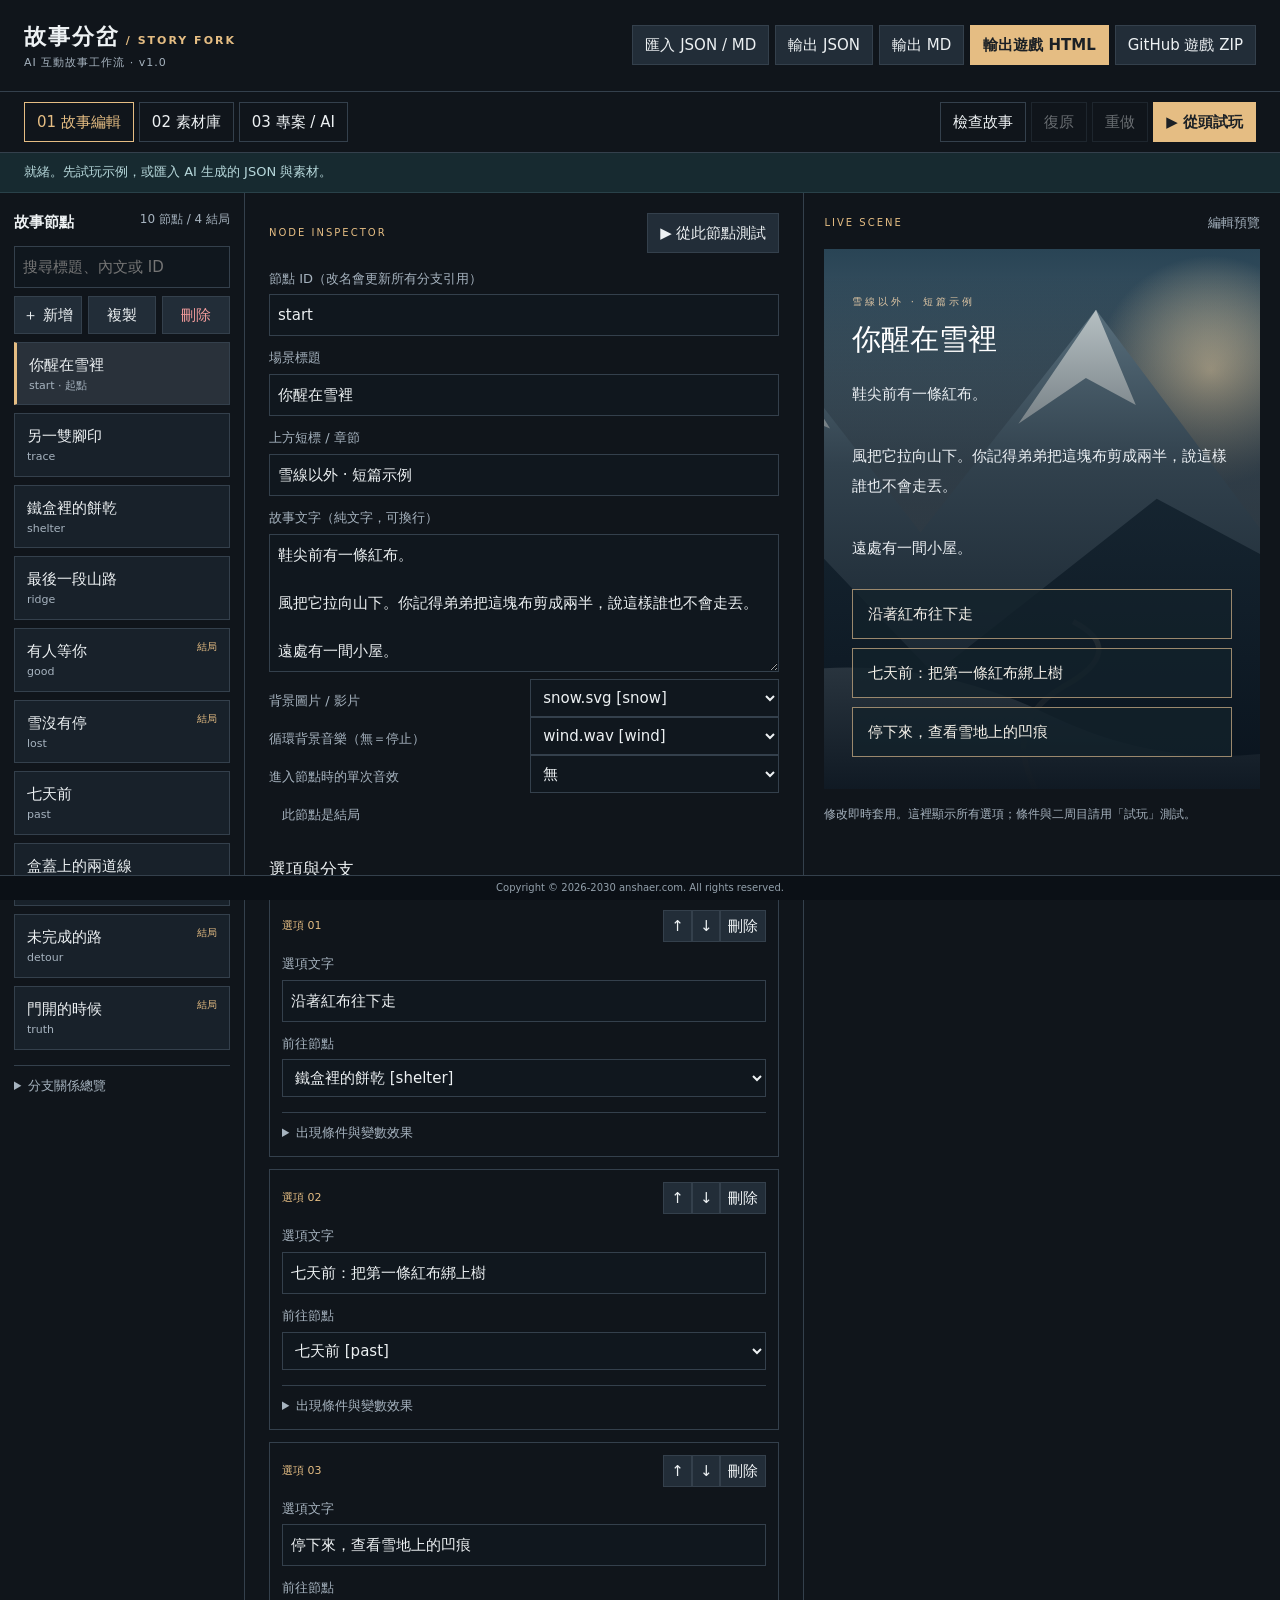
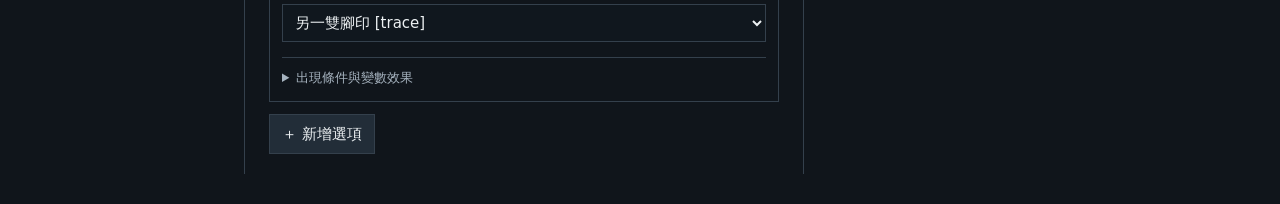
<file: index.html>
<!doctype html><html lang="zh-Hant"><head><meta charset="utf-8"><meta name="viewport" content="width=device-width,initial-scale=1"><title>故事分岔 · AI 互動故事編輯器</title><meta name="description" content="離線優先的多結局故事編輯器：JSON、MD、圖片、影片與音樂，輸出獨立網頁遊戲。"><link rel="stylesheet" href="style.css"></head><body>
<header><div class="brand"><b>故事分岔<span> / STORY FORK</span></b><small>AI 互動故事工作流 · v1.0</small></div><div class="tools"><button id="import">匯入 JSON / MD</button><button id="exportJson">輸出 JSON</button><button id="exportMd">輸出 MD</button><button id="exportGame" class="accent">輸出遊戲 HTML</button><button id="exportZip">GitHub 遊戲 ZIP</button></div></header>
<nav><div><button data-tab="story" class="active">01 故事編輯</button><button data-tab="assets">02 素材庫</button><button data-tab="settings">03 專案 / AI</button></div><div><button id="validate">檢查故事</button><button id="undo" title="復原最近一次變更">復原</button><button id="redo">重做</button><button id="play" class="accent">▶ 從頭試玩</button></div></nav>
<div id="notice" role="status">就緒。先試玩示例，或匯入 AI 生成的 JSON 與素材。</div>
<main id="storyTab" class="tab"><aside><div class="sidehead"><b>故事節點</b><span id="counts"></span></div><input id="search" placeholder="搜尋標題、內文或 ID"><div class="row"><button id="addNode">＋ 新增</button><button id="duplicateNode">複製</button><button id="deleteNode" class="danger">刪除</button></div><div id="nodeList"></div><details><summary>分支關係總覽</summary><div id="graph"></div></details></aside><section class="inspector"><div class="sectiontitle"><span>NODE INSPECTOR</span><button id="playNode">▶ 從此節點測試</button></div><div id="nodeForm"></div></section><section class="previewPanel"><div class="sectiontitle"><span>LIVE SCENE</span><small>編輯預覽</small></div><div id="scenePreview"></div><div class="hint">修改即時套用。這裡顯示所有選項；條件與二周目請用「試玩」測試。</div></section></main>
<main id="assetsTab" class="tab hidden"><section class="wide"><div class="sectiontitle"><div><h1>素材庫</h1><p>以固定素材 ID 連接故事。替換檔案時，所有引用會一起更新。</p></div><div><button id="uploadAssets" class="accent">＋ 匯入圖片 / 影片 / 音樂</button><button id="addUrl">＋ 素材網址</button></div></div><p class="hint">批次載入時，會優先對應相同檔名的素材。可選取多個檔案，也可直接拖曳到本頁。JSON 可攜版會內嵌已載入素材；大型影片建議改用 ZIP。</p><div id="assetList"></div></section></main>
<main id="settingsTab" class="tab hidden"><section class="wide settings"><div><h1>專案設定</h1><div id="settingsForm"></div><button id="resetDemo">重新載入示例</button><button id="newProject">建立空白故事</button></div><div><h1>AI 工作流</h1><ol><li>輸出「AI 生成 MD」，交給你使用的 AI。</li><li>讓 AI 按格式輸出 JSON 與素材清單，另行生成素材。</li><li>匯入 JSON / MD，再批次匯入素材。</li><li>改文字、分支、條件、結局與音樂，試玩檢查。</li><li>輸出遊戲 HTML 或 GitHub 遊戲 ZIP。</li></ol><button id="aiMd" class="accent">下載 AI 生成 MD</button><button id="revisionMd">下載 AI 修改 MD</button><h2>草稿保存</h2><p class="hint">小型專案會自動存於本瀏覽器。容量不足時會提示；請用 JSON / MD 另存。清除瀏覽器資料、無痕模式或更換網址可能遺失本機草稿。</p><button id="saveDraft">立即保存草稿</button><button id="restoreDraft">還原草稿</button><h2>格式與範例</h2><p><a href="README.md" target="_blank">使用說明</a> · <a href="schema.json" download>JSON Schema</a> · <a href="sample.json" download>示例 JSON</a></p><p class="hint">不需要 API 金鑰，也不會把素材送到任何 AI。故事文字以純文字顯示，不執行匯入的 HTML 或程式碼。</p></div></section></main>
<dialog id="playerDialog"><div class="playerTop"><b id="playerTitle"></b><div><button id="mute">音樂：開</button><button id="restart">新一輪</button><button id="clearProgress">清除試玩紀錄</button><button id="closePlayer">關閉</button></div></div><div id="playerMount"></div></dialog>
<dialog id="reportDialog"><h2>故事檢查</h2><pre id="report"></pre><button id="closeReport">關閉</button></dialog>
<input type="file" id="projectFile" accept=".json,.md,.txt" hidden><input type="file" id="mediaFiles" accept="image/*,video/*,audio/*" multiple hidden><input type="file" id="replaceFile" accept="image/*,video/*,audio/*" hidden>
<footer>Copyright © 2026-2030 anshaer.com. All rights reserved.</footer><script src="engine.js"></script><script src="demo.js"></script><script src="workflow.js"></script><script src="app.js"></script></body></html>
</file>
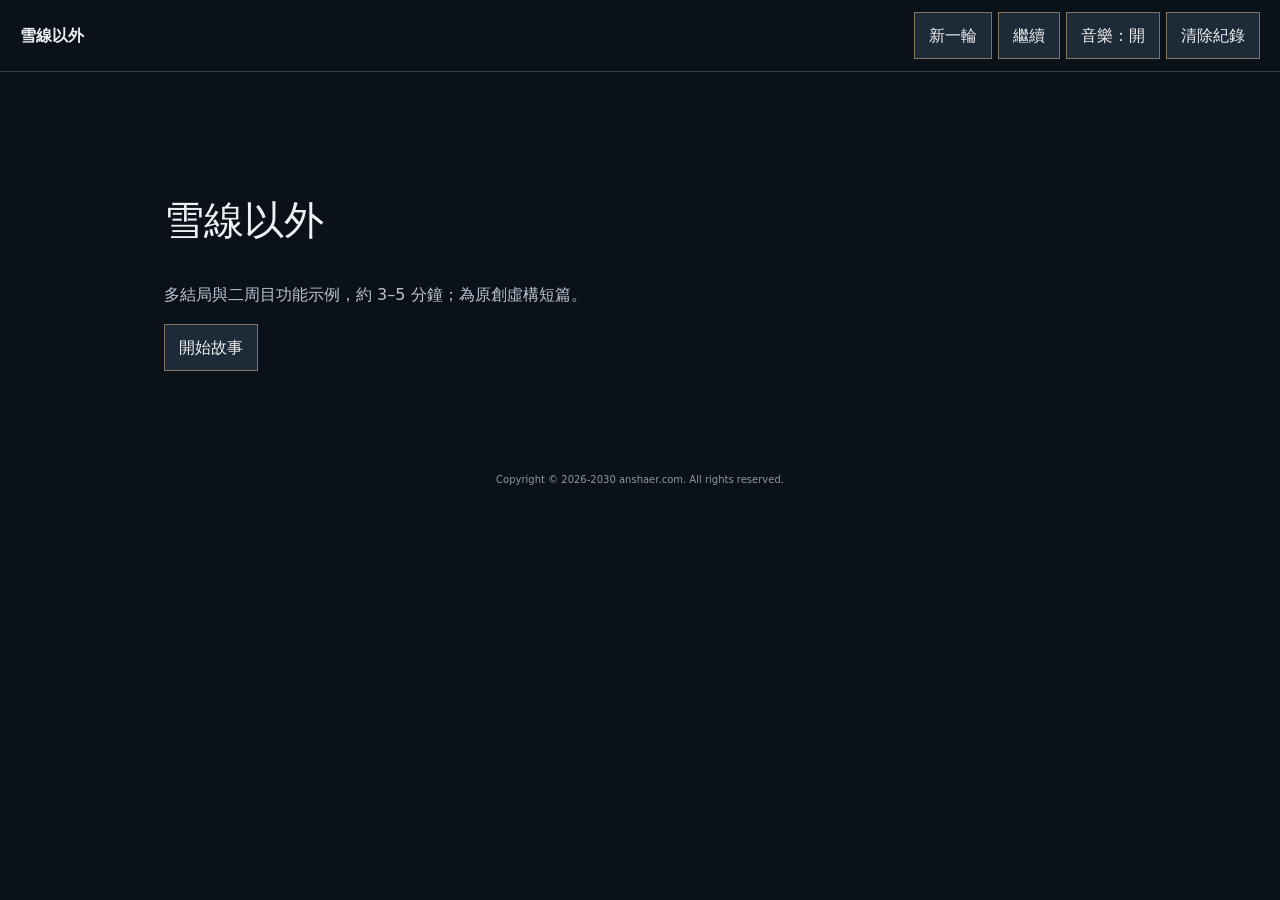
<file: demo-game.html>
<!doctype html><html lang="zh-Hant"><head><meta charset="utf-8"><meta name="viewport" content="width=device-width,initial-scale=1"><title>雪線以外</title><meta name="description" content="多結局與二周目功能示例，約 3–5 分鐘；為原創虛構短篇。"><style>:root{color-scheme:dark}*{box-sizing:border-box}body{margin:0;background:#0b1119;color:#edf1f4;font:16px/1.7 system-ui,sans-serif}header{display:flex;justify-content:space-between;align-items:center;gap:10px;padding:12px 20px;border-bottom:1px solid #34404c}header div{display:flex;gap:6px;flex-wrap:wrap}button{font:inherit;color:#eee;background:#1d2b38;border:1px solid #81755f;padding:9px 14px;cursor:pointer}button:hover{color:#e5bd83;border-color:#e5bd83}button:disabled{opacity:.4;cursor:default}main{max-width:1000px;margin:auto}h1{font:500 40px/1.3 Georgia,serif}.intro{padding:10vh 24px}.intro p{white-space:pre-wrap;color:#b9c6d2}.scene{isolation:isolate;position:relative;overflow:hidden;min-height:76dvh;display:flex;flex-direction:column;justify-content:flex-end;background:radial-gradient(ellipse at 70% 15%,#395363,#182b38 40%,#0b1019)}.sceneMedia{position:absolute;inset:0;width:100%;height:100%;object-fit:cover;z-index:-2}.scene:after{content:'';position:absolute;inset:0;background:linear-gradient(transparent,#08111b88 35%,#08111bf5);z-index:-1;pointer-events:none}.sceneBody{padding:45px 32px}.sceneKicker{font-size:11px;letter-spacing:3px;color:#e5bd83}.scene h2{font:500 32px/1.4 Georgia,serif;margin:12px 0 25px}.sceneText{white-space:pre-wrap;line-height:2.15;max-width:750px}.sceneChoices{display:grid;gap:10px;margin-top:30px;max-width:750px}.sceneChoices button{text-align:left;background:#14222bd9;padding:14px 18px}.sceneChoices button:hover{background:#e5bd83;color:#15202b}.sceneError{padding:10px 20px;background:#573538}.endLabel,.hint{color:#b6c4cf;font-size:12px}.playerActions{display:flex;align-items:center;flex-wrap:wrap;gap:8px;padding:15px}.playerActions button{font-size:12px}footer{text-align:center;color:#8a99a8;font-size:10px;padding:10px}#status{color:#e9bf90;font-size:12px;padding:0 20px} @media(max-width:600px){header{align-items:flex-start;flex-direction:column}.sceneBody{padding:30px 22px}.scene h2{font-size:26px}.sceneText{font-size:16px}.sceneChoices button{font-size:16px}.scene{min-height:75dvh}}</style></head><body><header><b id="title"></b><div><button id="new">新一輪</button><button id="resume">繼續</button><button id="mute">音樂：開</button><button id="reset">清除紀錄</button></div></header><div id="status" role="status"></div><main id="mount"></main><footer>Copyright © 2026-2030 anshaer.com. All rights reserved.</footer><script type="application/json" id="story-data">{"version":1,"id":"beyond-snow-demo","title":"雪線以外","description":"多結局與二周目功能示例，約 3–5 分鐘；為原創虛構短篇。","author":"anshaer.com","start":"start","variables":{"warmth":1,"trace":false},"assets":[{"id":"snow","name":"snow.svg","type":"image","src":"assets/snow.svg","data":"[data-uri]"},{"id":"wind","name":"wind.wav","type":"audio","src":"assets/wind.wav","data":"[data-uri]"}],"nodes":[{"id":"start","title":"你醒在雪裡","caption":"雪線以外 · 短篇示例","text":"鞋尖前有一條紅布。\n\n風把它拉向山下。你記得弟弟把這塊布剪成兩半，說這樣誰也不會走丟。\n\n遠處有一間小屋。","background":"snow","music":"wind","sound":"","choices":[{"text":"沿著紅布往下走","target":"shelter","conditions":[{"key":"ending.good","op":"==","value":false}],"effects":{}},{"text":"七天前：把第一條紅布綁上樹","target":"past","conditions":[{"key":"ending.good","op":"==","value":true}],"effects":{}},{"text":"停下來，查看雪地上的凹痕","target":"trace","conditions":[],"effects":{"set":{"trace":true}}}]},{"id":"trace","title":"另一雙腳印","caption":"雪線以外 · 短篇示例","text":"較小的腳印繞到背風處，又折回原地。\n\n旁邊有個長方形的凹痕，像有人曾把鐵盒放在這裡，拿起來，再放下。","background":"snow","music":"wind","sound":"","choices":[{"text":"記住這個地方，繼續走","target":"shelter","conditions":[],"effects":{"add":{"warmth":-1}}}]},{"id":"shelter","title":"鐵盒裡的餅乾","caption":"雪線以外 · 短篇示例","text":"盒蓋上刻著兩道歪斜的線。弟弟總是這樣記數。\n\n裡面只剩一塊餅乾。你把手放進口袋，指尖已經沒有感覺。","background":"snow","music":"wind","sound":"","choices":[{"text":"吃掉餅乾","target":"ridge","conditions":[],"effects":{"add":{"warmth":2}}},{"text":"留給弟弟","target":"ridge","conditions":[],"effects":{"add":{"warmth":-2}}}]},{"id":"ridge","title":"最後一段山路","caption":"雪線以外 · 短篇示例","text":"屋頂出現在樹梢下面。\n\n你試著叫弟弟的名字，只有一口白霧離開嘴唇。","background":"snow","music":"wind","sound":"","choices":[{"text":"繼續走","target":"good","conditions":[{"key":"warmth","op":">=","value":0}],"effects":{}},{"text":"坐下來，等風小一點","target":"lost","conditions":[{"key":"warmth","op":"\u003c","value":0}],"effects":{}},{"text":"循著先前記住的腳印繞進樹林","target":"good","conditions":[{"key":"trace","op":"==","value":true}],"effects":{}}]},{"id":"good","title":"有人等你","caption":"雪線以外 · 短篇示例","text":"你推開門。\n\n弟弟坐在爐邊，穿著袖口被你縫短的外套。你從背後抱住他，把額頭靠上他的肩。\n\n這次，換你替他暖手。","background":"snow","music":"wind","sound":"","choices":[],"ending":{"id":"good","name":"好結局 · 抵達"}},{"id":"lost","title":"雪沒有停","caption":"雪線以外 · 短篇示例","text":"你把餅乾收好。\n\n等弟弟找來，就告訴他，自己只是坐了一會兒。\n\n你一直看著那間小屋，直到雪把屋頂蓋住。","background":"snow","music":"wind","sound":"","choices":[],"ending":{"id":"lost","name":"壞結局 · 等待"}},{"id":"past","title":"七天前","caption":"雪線以外 · 短篇示例","text":"你是弟弟。\n\n姐姐躺在雪洞裡，眼睛睜著，卻沒有認出你。\n\n你把紅布綁上樹枝，試著從她躺著的高度看過去。還不夠低。你解開，重新綁了一次。","background":"snow","music":"wind","sound":"","choices":[{"text":"把餅乾放進鐵盒","target":"box","conditions":[],"effects":{}},{"text":"留一點給自己，再替她找近路","target":"detour","conditions":[],"effects":{}}]},{"id":"box","title":"盒蓋上的兩道線","caption":"雪線以外 · 短篇示例","text":"你原本準備再刻一道。\n\n刀尖抵著鐵皮，手卻一直發抖。你把最後一塊餅乾放進去，讓盒蓋朝著她會來的方向。","background":"snow","music":"wind","sound":"","choices":[{"text":"先到小屋生火","target":"truth","conditions":[],"effects":{}}]},{"id":"detour","title":"未完成的路","caption":"雪線以外 · 短篇示例","text":"你帶著餅乾走進樹林，試著找一條姐姐也能走的路。\n\n雪崩來得很輕，像有人抖開一張床單。\n\n你的腳印停在原地。","background":"snow","music":"wind","sound":"","choices":[],"ending":{"id":"detour","name":"壞結局 · 近路"}},{"id":"truth","title":"門開的時候","caption":"雪線以外 · 短篇示例","text":"你坐在爐邊，火柴放在膝上。\n\n最後一根也濕了。\n\n很久以後，門終於開了。姐姐抱住你，從口袋拿出捨不得吃的餅乾。\n\n她把它掰成兩半。較大的那塊，放進你手裡。","background":"snow","music":"wind","sound":"","choices":[],"ending":{"id":"truth","name":"真結局 · 留給你"}}]}</script><script>(function bootstrap(root){'use strict';
const clone=x=>JSON.parse(JSON.stringify(x)), own=(o,k)=>Object.prototype.hasOwnProperty.call(o,k), scalar=x=>['string','boolean'].includes(typeof x)||(typeof x==='number'&&Number.isFinite(x));
const validKey=k=>typeof k==='string'&&/^[A-Za-z][A-Za-z0-9_-]*$/.test(k)&&!['constructor','prototype','__proto__'].includes(k);
function el(tag,cls,text){const x=document.createElement(tag);if(cls)x.className=cls;if(text!==undefined)x.textContent=text;return x;}
function source(p,id){const a=(p.assets||[]).find(a=>a.id===id);return a?(a.data||a.src||''):'';}
function safeSrc(s){return typeof s==='string'&&(/^(https?:\/\/|data:(image|audio|video)\/)/i.test(s)||(!/^[a-z][a-z0-9+.-]*:/i.test(s)&&!s.startsWith('//')&&!s.includes('\\')));}
function validate(p){const errors=[],warnings=[];if(!p||typeof p!=='object'||Array.isArray(p))return {errors:['專案必須是物件。'],warnings};if(p.version!==1)errors.push('version 必須為 1。');if(!validKey(p.id))errors.push('專案 id 須為英文字母開頭的英文、數字、底線或減號。');if(typeof p.title!=='string'||!p.title.trim())errors.push('缺少故事名稱。');if(!p.variables||typeof p.variables!=='object'||Array.isArray(p.variables)){errors.push('variables 必須為物件。');}else for(const [k,v]of Object.entries(p.variables)){if(!validKey(k)||k==='round')errors.push('不合法的變數名稱：'+k);if(!scalar(v))errors.push('變數初值僅限文字、布林或有限數值：'+k);}
if(!Array.isArray(p.assets)||!Array.isArray(p.nodes))return {errors:[...errors,'assets 與 nodes 必須為陣列。'],warnings};const ids=new Set(),aids=new Set();for(const a of p.assets){if(!a||!validKey(a.id)||aids.has(a.id)){errors.push('素材 ID 重複或不合法：'+a?.id);continue;}aids.add(a.id);if(typeof a.name!=='string')errors.push('素材缺少檔名：'+a.id);if(!['image','video','audio'].includes(a.type))errors.push('素材類型不合法：'+a.id);const s=a.data||a.src||'';if(s&&!safeSrc(s))errors.push('不支援的素材路徑：'+a.id);if(!s)warnings.push('素材尚未載入：'+a.id);if(s&&!s.startsWith('data:'))warnings.push('素材為外部／相對路徑，請確認檔案可取得：'+a.id);}
const endings=new Set();for(const n of p.nodes){if(!n||!validKey(n.id)||ids.has(n.id)){errors.push('節點 ID 重複或不合法：'+n?.id);continue;}ids.add(n.id);if(typeof n.title!=='string'||typeof n.text!=='string')errors.push('節點標題與內文必須為文字：'+n.id);if(!Array.isArray(n.choices))errors.push('節點 choices 必須為陣列：'+n.id);if(n.ending){if(!validKey(n.ending.id)||typeof n.ending.name!=='string')errors.push('結局 ID 或名稱不合法：'+n.id);if(endings.has(n.ending.id))warnings.push('多個節點共用結局 ID：'+n.ending.id);endings.add(n.ending.id);}}
const checkEffects=(x,where)=>{if(!x||typeof x!=='object'||Array.isArray(x)){errors.push(where+' 的 effects 必須為物件。');return;}for(const [op,vals]of Object.entries(x)){if(!['set','add'].includes(op)||!vals||typeof vals!=='object'||Array.isArray(vals)){errors.push(where+' 的效果僅支援 set / add 物件。');continue;}for(const [k,v]of Object.entries(vals)){if(!own(p.variables||{},k))errors.push(where+' 使用未定義變數：'+k);else if(op==='add'&&(typeof p.variables[k]!=='number'||typeof v!=='number'||!Number.isFinite(v)))errors.push(where+' 的 add 僅限數值：'+k);else if(op==='set'&&(!scalar(v)||typeof v!==typeof p.variables[k]))errors.push(where+' 的 set 類型不符合初值：'+k);}}};
for(const n of p.nodes){if(!n||!Array.isArray(n.choices))continue;for(const [field,type]of [['background',null],['music','audio'],['sound','audio']])if(n[field]){const a=p.assets.find(a=>a?.id===n[field]);if(!a)errors.push(n.id+' 引用不存在的素材：'+n[field]);else if(type?a.type!==type:!['image','video'].includes(a.type))errors.push(n.id+' 的 '+field+' 素材類型不符。');}if(n.ending&&n.choices.length)errors.push(n.id+' 是結局，不可同時有選項。');if(!n.ending&&!n.choices.length)errors.push(n.id+' 沒有選項也未設定結局。');for(const c of n.choices){if(!c||typeof c.text!=='string'||!c.text.trim()){errors.push(n.id+' 有空白／不合法選項。');continue;}if(!ids.has(c.target))errors.push(n.id+' 指向不存在的節點：'+c.target);if(c.effects!==undefined)checkEffects(c.effects,n.id);if(c.conditions!==undefined&&!Array.isArray(c.conditions))errors.push(n.id+' 的 conditions 必須為陣列。');for(const r of Array.isArray(c.conditions)?c.conditions:[]){if(!r||typeof r.key!=='string'||!['==','!=','>','>=','<','<='].includes(r.op)||!scalar(r.value)){errors.push(n.id+' 的條件格式錯誤。');continue;}const known=r.key==='round'||(r.key.startsWith('ending.')?endings.has(r.key.slice(7)):own(p.variables||{},r.key));if(!known)errors.push(n.id+' 的條件引用未知變數／結局：'+r.key);else{const init=r.key==='round'?1:r.key.startsWith('ending.')?false:p.variables[r.key];if(typeof init!==typeof r.value)errors.push(n.id+' 的條件值類型不符合：'+r.key);if(['>','>=','<','<='].includes(r.op)&&typeof init!=='number')errors.push(n.id+' 的大小比較僅能用數值：'+r.key);}}}}
if(!ids.has(p.start))errors.push('開始節點不存在。');if(errors.length)return {errors,warnings};const seen=new Set(),todo=[p.start];while(todo.length){const id=todo.pop();if(seen.has(id))continue;seen.add(id);const n=p.nodes.find(x=>x?.id===id);for(const c of n?.choices||[])todo.push(c.target);}for(const n of p.nodes)if(n&&!seen.has(n.id))warnings.push('從開始節點無法到達：'+n.id);if(!endings.size)warnings.push('尚未設定任何結局。');return {errors,warnings};}
function conditionsPass(rules,state){return (rules||[]).every(r=>{const a=r.key==='round'?state.round:r.key.startsWith('ending.')?state.endings.includes(r.key.slice(7)):state.vars[r.key];switch(r.op){case'==':return a===r.value;case'!=':return a!==r.value;case'>':return a>r.value;case'>=':return a>=r.value;case'<':return a<r.value;case'<=':return a<=r.value;default:return false;}});}
function applyEffects(vars,e){const v=clone(vars);for(const [k,x]of Object.entries(e?.set||{}))if(own(v,k))v[k]=x;for(const [k,x]of Object.entries(e?.add||{}))if(own(v,k)&&typeof v[k]==='number'&&Number.isFinite(v[k]+x))v[k]+=x;return v;}
function scene(p,n){const box=el('div','scene');if(n.background){const a=p.assets.find(a=>a.id===n.background),s=source(p,n.background);if(a&&s&&safeSrc(s)){const m=el(a.type==='video'?'video':'img','sceneMedia');m.src=s;if(a.type==='video'){m.autoplay=true;m.muted=true;m.loop=true;m.playsInline=true;}else m.alt='';m.addEventListener('error',()=>{if(!box.querySelector('.sceneError'))box.prepend(el('div','sceneError','背景素材無法載入：'+a.name));});box.append(m);}}const body=el('div','sceneBody');body.append(el('div','sceneKicker',n.ending?'ENDING / '+n.ending.name:(n.caption||p.title)));body.append(el('h2','',n.title));body.append(el('div','sceneText',n.text));const choices=el('div','sceneChoices');body.append(choices);box.append(body);return {box,body,choices};}
function createPlayer(mount,p,{storageKey='storyfork-play-'+p.id,onStatus=()=>{}}={}){const report=validate(p);if(report.errors.length)throw new Error(report.errors.join('\n'));let state={node:p.start,vars:clone(p.variables),endings:[],round:1},music=new Audio(),sound=new Audio(),musicId='',muted=false,dead=false;music.loop=true;music.volume=.45;sound.volume=.7;let mediaVersion=0,hasRun=false;const storage={get(){try{return JSON.parse(localStorage.getItem(storageKey));}catch{return null;}},set(){try{localStorage.setItem(storageKey,JSON.stringify({project:p.id,...state}));}catch{onStatus('無法保存進度，請下載存檔。');}},clear(){try{localStorage.removeItem(storageKey);}catch{}}};
function status(t){onStatus(t);const old=mount.querySelector('.sceneError');if(old)old.remove();const host=mount.querySelector('.scene');if(host)host.prepend(el('div','sceneError',t));}
function playMedia(a,label){const token=mediaVersion;a.play().catch(()=>{if(!dead&&token===mediaVersion&&!muted)status(label+'未能播放，請確認檔案格式，或點選「重試音訊」。');});}
function audio(n){mediaVersion++;if(n.music!==musicId){music.pause();musicId=n.music||'';music.removeAttribute('src');if(musicId){const s=source(p,musicId);if(s&&safeSrc(s))music.src=s;}}sound.pause();sound.removeAttribute('src');if(!muted){if(musicId&&music.getAttribute('src'))playMedia(music,'音樂');if(n.sound){const s=source(p,n.sound);if(s&&safeSrc(s)){sound.src=s;playMedia(sound,'音效');}}}}
function render(){if(dead)return;hasRun=true;const n=p.nodes.find(n=>n.id===state.node);if(!n)return status('節點不存在，請開始新一輪。');if(n.ending&&!state.endings.includes(n.ending.id))state.endings.push(n.ending.id);storage.set();mount.querySelectorAll('video').forEach(v=>v.pause());mount.replaceChildren();const view=scene(p,n);mount.append(view.box);if(n.ending){view.choices.append(el('p','endLabel','已記錄此結局。開啟新一輪會保留結局解鎖紀錄。'));const b=el('button','','開始下一輪');b.onclick=()=>start();view.choices.append(b);}else{let count=0;for(const c of n.choices){const pass=conditionsPass(c.conditions,state);if(!pass&&c.hideWhenLocked!==false)continue;const b=el('button','',c.text+(pass?'':'（條件未達成）'));b.disabled=!pass;if(pass)count++;b.onclick=()=>{state.vars=applyEffects(state.vars,c.effects);state.node=c.target;render();};view.choices.append(b);}if(!count)view.choices.append(el('div','sceneError','沒有可用選項。請讀取存檔、重新開始，或由作者修正條件。'));}const bar=el('div','playerActions');const save=el('button','','下載存檔');save.onclick=()=>download('save-'+p.id+'.json',JSON.stringify({project:p.id,...state},null,2),'application/json');const load=el('button','','讀取存檔');load.onclick=()=>{const f=el('input');f.type='file';f.accept='.json';f.onchange=async()=>{try{loadState(JSON.parse(await f.files[0].text()));}catch(e){status('存檔錯誤：'+e.message);}};f.click();};const retry=el('button','','重試音訊');retry.onclick=()=>audio(n);bar.append(save,load,retry,el('span','hint','第 '+state.round+' 輪 · 已發現 '+state.endings.length+' 個結局'));mount.append(bar);audio(n);}
function loadState(s){if(!s||s.project!==p.id||!p.nodes.some(n=>n.id===s.node)||!Number.isInteger(s.round)||s.round<1||!Array.isArray(s.endings)||!s.vars||typeof s.vars!=='object')throw new Error('存檔與此故事不相容。');const known=new Set(p.nodes.filter(n=>n.ending).map(n=>n.ending.id));if(s.endings.some(id=>!known.has(id)))throw new Error('存檔包含已移除的結局。');const vars=clone(p.variables);for(const k of Object.keys(vars)){if(!own(s.vars,k)||!scalar(s.vars[k])||typeof s.vars[k]!==typeof vars[k])throw new Error('存檔變數不相容：'+k);vars[k]=s.vars[k];}state={node:s.node,vars,endings:[...new Set(s.endings)],round:s.round};render();}
function start(node=p.start){state={node,vars:clone(p.variables),endings:state.endings,round:state.round+(hasRun?1:0)};render();}
function newRound(node=p.start){if(!hasRun){const saved=storage.get();if(saved)try{loadState(saved);}catch(e){onStatus(e.message);}}start(node);}
function resume(){const s=storage.get();if(s)try{loadState(s);return;}catch(e){onStatus(e.message+' 已開啟新的一輪。');}start();}
function destroy(){dead=true;mediaVersion++;music.pause();sound.pause();mount.querySelectorAll('video').forEach(v=>v.pause());mount.replaceChildren();}
return {start,newRound,resume,loadState,destroy,setMuted(v){muted=v;music.muted=v;sound.muted=v;if(v){music.pause();sound.pause();}else audio(p.nodes.find(n=>n.id===state.node));},clear(){storage.clear();state={node:p.start,vars:clone(p.variables),endings:[],round:1};mount.replaceChildren();render();},getState(){return clone(state);}};}
function download(name,data,type='application/octet-stream'){const a=el('a');a.download=name;a.href=URL.createObjectURL(data instanceof Blob?data:new Blob([data],{type}));a.click();setTimeout(()=>URL.revokeObjectURL(a.href),2000);}
root.STORY_ENGINE_SOURCE="("+bootstrap.toString()+")(window);";
root.StoryEngine={clone,validKey,validate,conditionsPass,applyEffects,scene,createPlayer,source,safeSrc,download,el};if(typeof module!=='undefined')module.exports=root.StoryEngine;
})(window);</script><script>const p=JSON.parse(document.getElementById("story-data").textContent),mount=document.getElementById("mount"),status=document.getElementById("status");document.title=p.title;document.getElementById("title").textContent=p.title;const player=StoryEngine.createPlayer(mount,p,{onStatus:t=>status.textContent=t});const intro=StoryEngine.el("section","intro");intro.append(StoryEngine.el("h1","",p.title),StoryEngine.el("p","",p.description||""));const begin=StoryEngine.el("button","","開始故事");begin.onclick=()=>{mount.replaceChildren();player.resume()};intro.append(begin);mount.append(intro);let muted=false;document.getElementById("mute").onclick=()=>{muted=!muted;player.setMuted(muted);document.getElementById("mute").textContent="音樂："+(muted?"關":"開")};document.getElementById("new").onclick=()=>{player.newRound()};document.getElementById("resume").onclick=()=>player.resume();document.getElementById("reset").onclick=()=>{if(confirm("清除所有進度與已解鎖結局？"))player.clear()};</script></body></html>
</file>
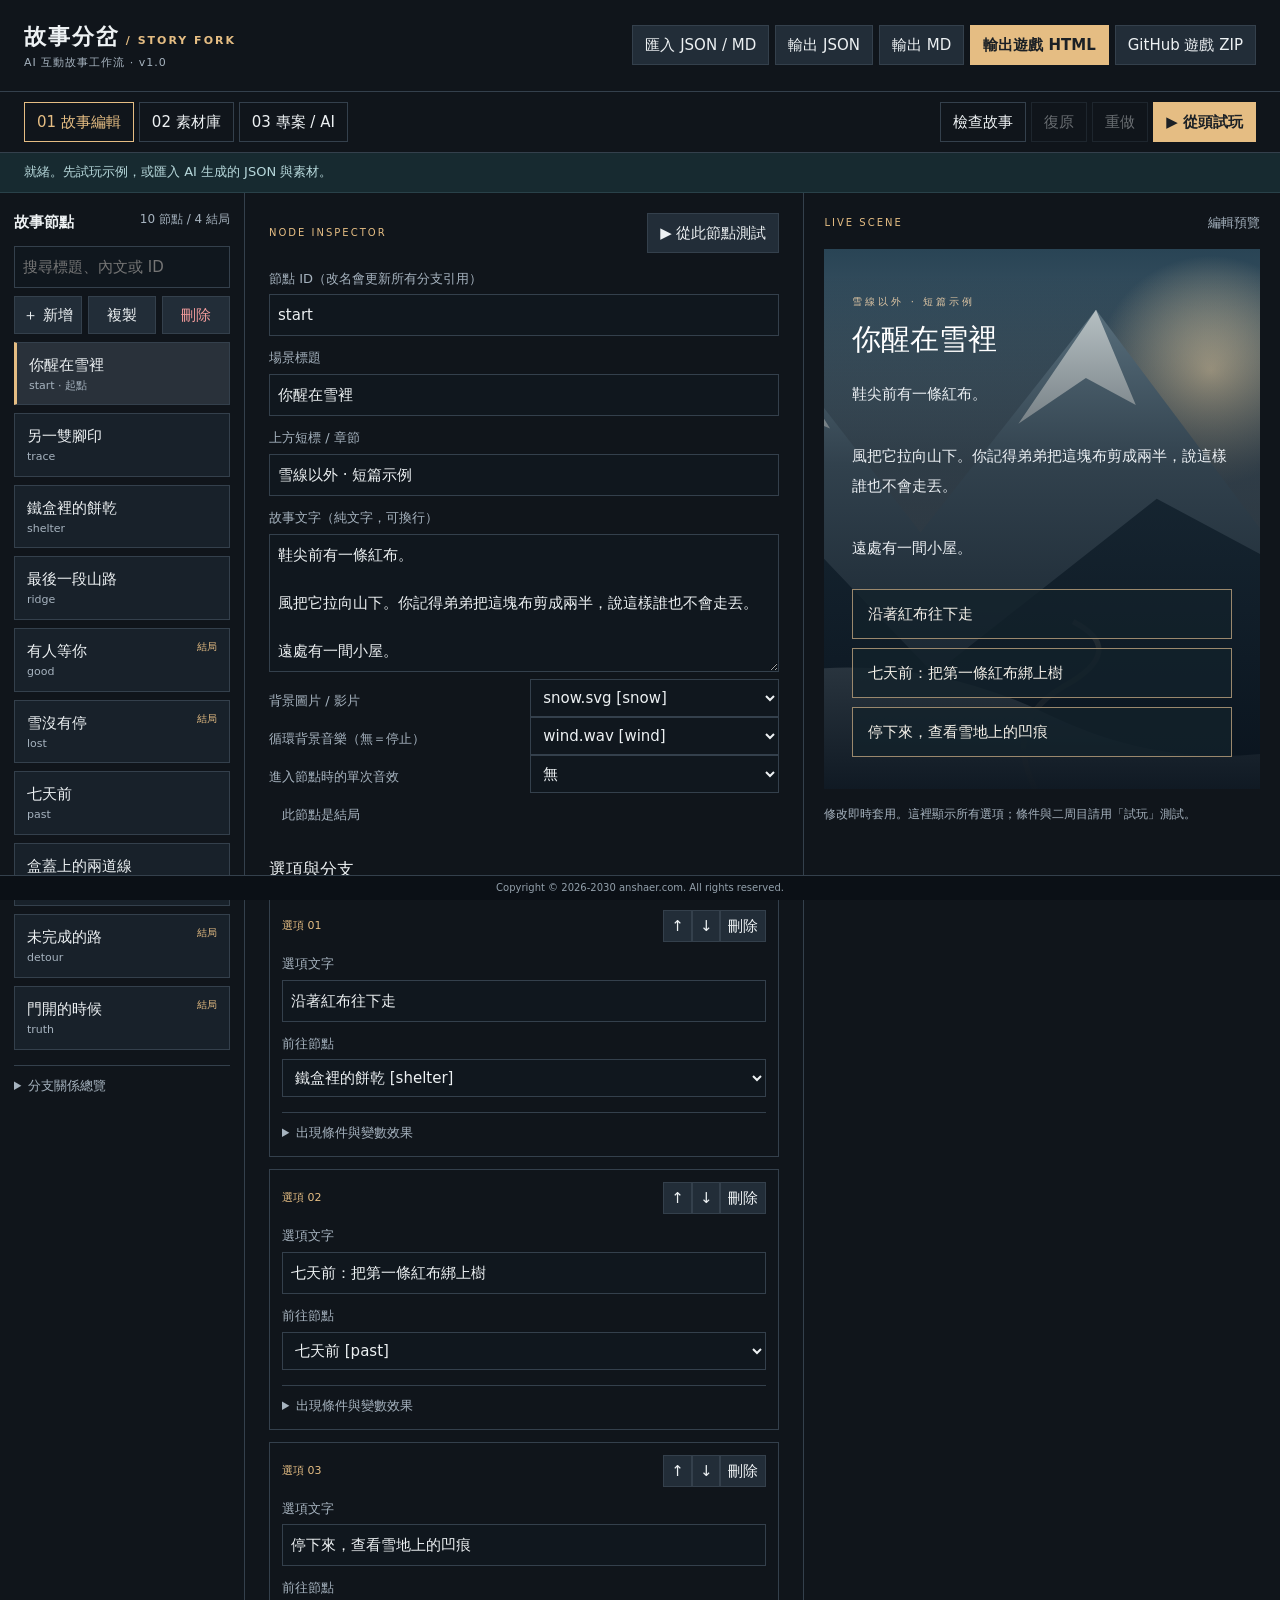
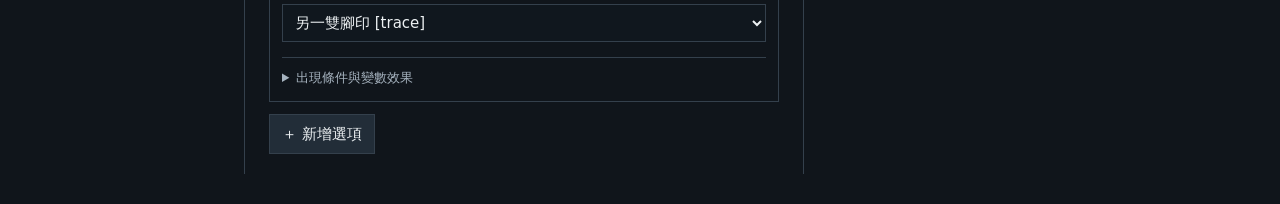
<file: Story_Fork_Editor.html>
<!doctype html><html lang="zh-Hant"><head><meta charset="utf-8"><meta name="viewport" content="width=device-width,initial-scale=1"><title>故事分岔 · AI 互動故事編輯器</title><meta name="description" content="離線優先的多結局故事編輯器：JSON、MD、圖片、影片與音樂，輸出獨立網頁遊戲。"><style>:root{color-scheme:dark;--bg:#10151b;--panel:#19212a;--line:#34404c;--muted:#a6b3bf;--ink:#edf1f3;--accent:#e5bd83;--danger:#f19b9b}*{box-sizing:border-box}body{margin:0;background:var(--bg);color:var(--ink);font:15px/1.6 system-ui,-apple-system,"Noto Sans TC",sans-serif;padding-bottom:30px}button,input,textarea,select{font:inherit}button{cursor:pointer;border:1px solid var(--line);background:#222d38;color:var(--ink);padding:7px 12px;min-height:38px}button:hover,button:focus-visible{border-color:var(--accent);color:var(--accent)}button.accent{background:var(--accent);border-color:var(--accent);color:#1b2025;font-weight:650}button.danger{color:var(--danger)}button:disabled{opacity:.4;cursor:default}input,textarea,select{width:100%;background:#10171e;border:1px solid var(--line);padding:8px;color:var(--ink);min-width:0}textarea{resize:vertical;min-height:100px}input:focus,textarea:focus,select:focus{outline:1px solid var(--accent)}label{display:block;color:var(--muted);font-size:13px;margin:12px 0 5px}header{display:flex;align-items:center;justify-content:space-between;padding:19px 24px;gap:20px;border-bottom:1px solid var(--line)}.brand b{font-size:22px;letter-spacing:2px}.brand span{font-size:11px;color:var(--accent);white-space:nowrap}.brand small{display:block;color:var(--muted);font-size:11px;letter-spacing:1px}.tools{display:flex;gap:6px;flex-wrap:wrap}nav{display:flex;justify-content:space-between;gap:10px;padding:10px 24px;border-bottom:1px solid var(--line)}nav>div{display:flex;gap:5px;flex-wrap:wrap}nav button{background:transparent}nav button.active{color:var(--accent);border-color:var(--accent)}#notice{padding:9px 24px;background:#172a30;color:#b7d8db;font-size:13px;border-bottom:1px solid #294149}#notice.error{background:#352023;color:#ffd0cd}main#storyTab{display:grid;grid-template-columns:245px minmax(320px,1fr) minmax(290px,.85fr);min-height:calc(100vh - 205px)}aside{padding:17px 14px;border-right:1px solid var(--line)}.sidehead{display:flex;justify-content:space-between;margin-bottom:12px}.sidehead span{color:var(--muted);font-size:12px}.row{display:flex;gap:6px}.row>*{flex:1}.row button{padding:5px}.row input[type=checkbox]{width:auto;flex:0}.nodeItem{display:block;width:100%;text-align:left;margin-top:8px;background:#18212a;padding:10px 12px}.nodeItem.active{border-left:3px solid var(--accent);background:#29313a}.nodeItem small{display:block;color:var(--muted);font-size:11px}.nodeItem .badge{float:right;color:var(--accent);font-size:10px}.inspector{padding:20px 24px;border-right:1px solid var(--line)}.sectiontitle{display:flex;align-items:center;justify-content:space-between;gap:12px;margin-bottom:16px}.sectiontitle>span{color:var(--accent);font-size:10px;letter-spacing:2px}.sectiontitle small{color:var(--muted)}.sectiontitle h1{margin:0}.sectiontitle p{margin:4px 0;color:var(--muted)}.previewPanel{padding:20px;min-width:0}.hint{font-size:12px;color:var(--muted);margin:15px 0;line-height:1.8}.fieldGrid{display:grid;grid-template-columns:1fr 1fr;gap:0 12px}.choiceCard{border:1px solid var(--line);padding:12px;margin:12px 0}.choiceHead{display:flex;justify-content:space-between;align-items:center}.choiceHead button{padding:3px 7px;min-height:30px}.choiceHead span{font-size:11px;color:var(--accent)}details{margin-top:15px;border-top:1px solid var(--line);padding-top:10px}summary{cursor:pointer;color:var(--muted);font-size:13px}h1{font-size:25px;font-weight:550}h2{font-size:17px;font-weight:550;margin-top:25px}p{line-height:1.8}footer{position:fixed;bottom:0;left:0;right:0;background:#0b1016;border-top:1px solid var(--line);font-size:10px;text-align:center;padding:4px;color:#93a0ab;z-index:4}.hidden{display:none!important}.wide{max-width:1250px;margin:auto;padding:24px}.settings{display:grid;grid-template-columns:1fr 1fr;gap:60px}#assetList{display:grid;grid-template-columns:repeat(auto-fill,minmax(270px,1fr));gap:16px}.assetCard{border:1px solid var(--line);padding:16px;background:var(--panel);min-width:0}.assetCard img,.assetCard video{width:100%;height:140px;object-fit:contain;background:#0c1116}.assetCard audio{width:100%}.assetCard b{display:block;margin:9px 0;overflow-wrap:anywhere}.assetCard small{color:var(--muted);overflow-wrap:anywhere;display:block}.assetCard button{margin-top:8px}.assetCard .row{flex-wrap:wrap}a{color:var(--accent)}dialog{background:var(--bg);color:var(--ink);border:1px solid var(--line);max-width:1100px;width:94vw;max-height:94dvh;padding:0}dialog::backdrop{background:#000b}.playerTop{display:flex;justify-content:space-between;align-items:center;padding:10px 16px;gap:10px;border-bottom:1px solid var(--line)}.playerTop>div{display:flex;gap:5px;flex-wrap:wrap}#reportDialog{padding:24px;max-width:800px}pre{white-space:pre-wrap;overflow-wrap:anywhere;font-size:13px}#graph{overflow:auto;max-height:480px}#graph button{font-size:11px;margin:3px 0;width:100%;text-align:left}#search{margin-bottom:8px}.rule{display:grid;grid-template-columns:1fr 70px 1fr 30px;gap:5px;margin:6px 0}.rule>*{padding:5px;font-size:12px}.warning{color:var(--danger)}.endLabel{color:var(--accent);font-size:12px}.scene{position:relative;isolation:isolate;min-height:480px;background:radial-gradient(ellipse at 70% 15%,#395363 0%,#182b38 40%,#0b1019 100%);overflow:hidden;display:flex;flex-direction:column;justify-content:flex-end}.sceneMedia{position:absolute;width:100%;height:100%;inset:0;object-fit:cover;z-index:-2}.scene:after{content:"";position:absolute;inset:0;background:linear-gradient(transparent 5%,#08111b88 40%,#08111bf2 100%);z-index:-1;pointer-events:none}.sceneBody{padding:32px 28px}.sceneKicker{font-size:10px;letter-spacing:3px;color:#dcc4a3}.scene h2{font:500 29px/1.35 Georgia,"Noto Serif TC",serif;margin:10px 0 20px;color:#fff}.sceneText{white-space:pre-wrap;line-height:2.05;color:#ebeff3;font-size:15px}.sceneChoices{display:grid;gap:9px;margin-top:25px}.sceneChoices button{text-align:left;background:#13212bc9;color:#f4f0e8;border-color:#9a886d;padding:12px 15px}.sceneChoices button:hover{background:#e5bd83;color:#15202b}.sceneChoices button:disabled{opacity:.45}.sceneStatus{padding:8px 15px;color:#becbd2;font-size:11px;background:#0e1820}.scene input{margin-top:10px}.sceneError{padding:12px;background:#573538;color:#fff}.playerActions{display:flex;gap:6px;padding:12px;flex-wrap:wrap;background:#131c25}#playerMount .scene{min-height:65vh}#scenePreview .scene{min-height:540px}ol{padding-left:22px;line-height:2.2}@media(max-width:1150px){main#storyTab{grid-template-columns:210px minmax(300px,1fr)}.previewPanel{grid-column:1/-1;border-top:1px solid var(--line)}#scenePreview{max-width:700px;margin:auto}header{align-items:flex-start;flex-direction:column}.tools{gap:5px}}@media(max-width:640px){header,nav{padding:12px}nav{flex-direction:column}#notice{padding:8px 12px}main#storyTab{display:block}aside{border-bottom:1px solid var(--line);border-right:0}#nodeList{display:flex;overflow:auto;gap:8px;max-height:130px}.nodeItem{min-width:150px;width:150px}.inspector{border-right:0;padding:18px 14px}.previewPanel{padding:14px}.settings{display:block}.wide{padding:16px}.fieldGrid{grid-template-columns:1fr}.playerTop{align-items:flex-start;flex-direction:column}.playerTop button{font-size:12px;padding:5px 8px}.sceneBody{padding:25px 20px}.scene h2{font-size:25px}.sceneText{font-size:15px}.rule{grid-template-columns:1fr 62px 1fr 30px}.tools button{font-size:12px}dialog{width:100vw;max-width:100vw;max-height:100dvh;height:100dvh}.sectiontitle{align-items:flex-start;flex-wrap:wrap}}
@media(prefers-reduced-motion:no-preference){.sceneBody{animation:arrive .4s ease}@keyframes arrive{from{opacity:.1;transform:translateY(6px)}to{opacity:1;transform:none}}}
</style></head><body>
<header><div class="brand"><b>故事分岔<span> / STORY FORK</span></b><small>AI 互動故事工作流 · v1.0</small></div><div class="tools"><button id="import">匯入 JSON / MD</button><button id="exportJson">輸出 JSON</button><button id="exportMd">輸出 MD</button><button id="exportGame" class="accent">輸出遊戲 HTML</button><button id="exportZip">GitHub 遊戲 ZIP</button></div></header>
<nav><div><button data-tab="story" class="active">01 故事編輯</button><button data-tab="assets">02 素材庫</button><button data-tab="settings">03 專案 / AI</button></div><div><button id="validate">檢查故事</button><button id="undo" title="復原最近一次變更">復原</button><button id="redo">重做</button><button id="play" class="accent">▶ 從頭試玩</button></div></nav>
<div id="notice" role="status">就緒。先試玩示例，或匯入 AI 生成的 JSON 與素材。</div>
<main id="storyTab" class="tab"><aside><div class="sidehead"><b>故事節點</b><span id="counts"></span></div><input id="search" placeholder="搜尋標題、內文或 ID"><div class="row"><button id="addNode">＋ 新增</button><button id="duplicateNode">複製</button><button id="deleteNode" class="danger">刪除</button></div><div id="nodeList"></div><details><summary>分支關係總覽</summary><div id="graph"></div></details></aside><section class="inspector"><div class="sectiontitle"><span>NODE INSPECTOR</span><button id="playNode">▶ 從此節點測試</button></div><div id="nodeForm"></div></section><section class="previewPanel"><div class="sectiontitle"><span>LIVE SCENE</span><small>編輯預覽</small></div><div id="scenePreview"></div><div class="hint">修改即時套用。這裡顯示所有選項；條件與二周目請用「試玩」測試。</div></section></main>
<main id="assetsTab" class="tab hidden"><section class="wide"><div class="sectiontitle"><div><h1>素材庫</h1><p>以固定素材 ID 連接故事。替換檔案時，所有引用會一起更新。</p></div><div><button id="uploadAssets" class="accent">＋ 匯入圖片 / 影片 / 音樂</button><button id="addUrl">＋ 素材網址</button></div></div><p class="hint">批次載入時，會優先對應相同檔名的素材。可選取多個檔案，也可直接拖曳到本頁。JSON 可攜版會內嵌已載入素材；大型影片建議改用 ZIP。</p><div id="assetList"></div></section></main>
<main id="settingsTab" class="tab hidden"><section class="wide settings"><div><h1>專案設定</h1><div id="settingsForm"></div><button id="resetDemo">重新載入示例</button><button id="newProject">建立空白故事</button></div><div><h1>AI 工作流</h1><ol><li>輸出「AI 生成 MD」，交給你使用的 AI。</li><li>讓 AI 按格式輸出 JSON 與素材清單，另行生成素材。</li><li>匯入 JSON / MD，再批次匯入素材。</li><li>改文字、分支、條件、結局與音樂，試玩檢查。</li><li>輸出遊戲 HTML 或 GitHub 遊戲 ZIP。</li></ol><button id="aiMd" class="accent">下載 AI 生成 MD</button><button id="revisionMd">下載 AI 修改 MD</button><h2>草稿保存</h2><p class="hint">小型專案會自動存於本瀏覽器。容量不足時會提示；請用 JSON / MD 另存。清除瀏覽器資料、無痕模式或更換網址可能遺失本機草稿。</p><button id="saveDraft">立即保存草稿</button><button id="restoreDraft">還原草稿</button><h2>格式與範例</h2><p><a href="README.md" target="_blank">使用說明</a> · <a href="schema.json" download>JSON Schema</a> · <a href="sample.json" download>示例 JSON</a></p><p class="hint">不需要 API 金鑰，也不會把素材送到任何 AI。故事文字以純文字顯示，不執行匯入的 HTML 或程式碼。</p></div></section></main>
<dialog id="playerDialog"><div class="playerTop"><b id="playerTitle"></b><div><button id="mute">音樂：開</button><button id="restart">新一輪</button><button id="clearProgress">清除試玩紀錄</button><button id="closePlayer">關閉</button></div></div><div id="playerMount"></div></dialog>
<dialog id="reportDialog"><h2>故事檢查</h2><pre id="report"></pre><button id="closeReport">關閉</button></dialog>
<input type="file" id="projectFile" accept=".json,.md,.txt" hidden><input type="file" id="mediaFiles" accept="image/*,video/*,audio/*" multiple hidden><input type="file" id="replaceFile" accept="image/*,video/*,audio/*" hidden>
<footer>Copyright © 2026-2030 anshaer.com. All rights reserved.</footer><script>/* Story Fork v1.0 — no dependencies, no eval, plain-text story rendering. */
(function bootstrap(root){'use strict';
const clone=x=>JSON.parse(JSON.stringify(x)), own=(o,k)=>Object.prototype.hasOwnProperty.call(o,k), scalar=x=>['string','boolean'].includes(typeof x)||(typeof x==='number'&&Number.isFinite(x));
const validKey=k=>typeof k==='string'&&/^[A-Za-z][A-Za-z0-9_-]*$/.test(k)&&!['constructor','prototype','__proto__'].includes(k);
function el(tag,cls,text){const x=document.createElement(tag);if(cls)x.className=cls;if(text!==undefined)x.textContent=text;return x;}
function source(p,id){const a=(p.assets||[]).find(a=>a.id===id);return a?(a.data||a.src||''):'';}
function safeSrc(s){return typeof s==='string'&&(/^(https?:\/\/|data:(image|audio|video)\/)/i.test(s)||(!/^[a-z][a-z0-9+.-]*:/i.test(s)&&!s.startsWith('//')&&!s.includes('\\')));}
function validate(p){const errors=[],warnings=[];if(!p||typeof p!=='object'||Array.isArray(p))return {errors:['專案必須是物件。'],warnings};if(p.version!==1)errors.push('version 必須為 1。');if(!validKey(p.id))errors.push('專案 id 須為英文字母開頭的英文、數字、底線或減號。');if(typeof p.title!=='string'||!p.title.trim())errors.push('缺少故事名稱。');if(!p.variables||typeof p.variables!=='object'||Array.isArray(p.variables)){errors.push('variables 必須為物件。');}else for(const [k,v]of Object.entries(p.variables)){if(!validKey(k)||k==='round')errors.push('不合法的變數名稱：'+k);if(!scalar(v))errors.push('變數初值僅限文字、布林或有限數值：'+k);}
if(!Array.isArray(p.assets)||!Array.isArray(p.nodes))return {errors:[...errors,'assets 與 nodes 必須為陣列。'],warnings};const ids=new Set(),aids=new Set();for(const a of p.assets){if(!a||!validKey(a.id)||aids.has(a.id)){errors.push('素材 ID 重複或不合法：'+a?.id);continue;}aids.add(a.id);if(typeof a.name!=='string')errors.push('素材缺少檔名：'+a.id);if(!['image','video','audio'].includes(a.type))errors.push('素材類型不合法：'+a.id);const s=a.data||a.src||'';if(s&&!safeSrc(s))errors.push('不支援的素材路徑：'+a.id);if(!s)warnings.push('素材尚未載入：'+a.id);if(s&&!s.startsWith('data:'))warnings.push('素材為外部／相對路徑，請確認檔案可取得：'+a.id);}
const endings=new Set();for(const n of p.nodes){if(!n||!validKey(n.id)||ids.has(n.id)){errors.push('節點 ID 重複或不合法：'+n?.id);continue;}ids.add(n.id);if(typeof n.title!=='string'||typeof n.text!=='string')errors.push('節點標題與內文必須為文字：'+n.id);if(!Array.isArray(n.choices))errors.push('節點 choices 必須為陣列：'+n.id);if(n.ending){if(!validKey(n.ending.id)||typeof n.ending.name!=='string')errors.push('結局 ID 或名稱不合法：'+n.id);if(endings.has(n.ending.id))warnings.push('多個節點共用結局 ID：'+n.ending.id);endings.add(n.ending.id);}}
const checkEffects=(x,where)=>{if(!x||typeof x!=='object'||Array.isArray(x)){errors.push(where+' 的 effects 必須為物件。');return;}for(const [op,vals]of Object.entries(x)){if(!['set','add'].includes(op)||!vals||typeof vals!=='object'||Array.isArray(vals)){errors.push(where+' 的效果僅支援 set / add 物件。');continue;}for(const [k,v]of Object.entries(vals)){if(!own(p.variables||{},k))errors.push(where+' 使用未定義變數：'+k);else if(op==='add'&&(typeof p.variables[k]!=='number'||typeof v!=='number'||!Number.isFinite(v)))errors.push(where+' 的 add 僅限數值：'+k);else if(op==='set'&&(!scalar(v)||typeof v!==typeof p.variables[k]))errors.push(where+' 的 set 類型不符合初值：'+k);}}};
for(const n of p.nodes){if(!n||!Array.isArray(n.choices))continue;for(const [field,type]of [['background',null],['music','audio'],['sound','audio']])if(n[field]){const a=p.assets.find(a=>a?.id===n[field]);if(!a)errors.push(n.id+' 引用不存在的素材：'+n[field]);else if(type?a.type!==type:!['image','video'].includes(a.type))errors.push(n.id+' 的 '+field+' 素材類型不符。');}if(n.ending&&n.choices.length)errors.push(n.id+' 是結局，不可同時有選項。');if(!n.ending&&!n.choices.length)errors.push(n.id+' 沒有選項也未設定結局。');for(const c of n.choices){if(!c||typeof c.text!=='string'||!c.text.trim()){errors.push(n.id+' 有空白／不合法選項。');continue;}if(!ids.has(c.target))errors.push(n.id+' 指向不存在的節點：'+c.target);if(c.effects!==undefined)checkEffects(c.effects,n.id);if(c.conditions!==undefined&&!Array.isArray(c.conditions))errors.push(n.id+' 的 conditions 必須為陣列。');for(const r of Array.isArray(c.conditions)?c.conditions:[]){if(!r||typeof r.key!=='string'||!['==','!=','>','>=','<','<='].includes(r.op)||!scalar(r.value)){errors.push(n.id+' 的條件格式錯誤。');continue;}const known=r.key==='round'||(r.key.startsWith('ending.')?endings.has(r.key.slice(7)):own(p.variables||{},r.key));if(!known)errors.push(n.id+' 的條件引用未知變數／結局：'+r.key);else{const init=r.key==='round'?1:r.key.startsWith('ending.')?false:p.variables[r.key];if(typeof init!==typeof r.value)errors.push(n.id+' 的條件值類型不符合：'+r.key);if(['>','>=','<','<='].includes(r.op)&&typeof init!=='number')errors.push(n.id+' 的大小比較僅能用數值：'+r.key);}}}}
if(!ids.has(p.start))errors.push('開始節點不存在。');if(errors.length)return {errors,warnings};const seen=new Set(),todo=[p.start];while(todo.length){const id=todo.pop();if(seen.has(id))continue;seen.add(id);const n=p.nodes.find(x=>x?.id===id);for(const c of n?.choices||[])todo.push(c.target);}for(const n of p.nodes)if(n&&!seen.has(n.id))warnings.push('從開始節點無法到達：'+n.id);if(!endings.size)warnings.push('尚未設定任何結局。');return {errors,warnings};}
function conditionsPass(rules,state){return (rules||[]).every(r=>{const a=r.key==='round'?state.round:r.key.startsWith('ending.')?state.endings.includes(r.key.slice(7)):state.vars[r.key];switch(r.op){case'==':return a===r.value;case'!=':return a!==r.value;case'>':return a>r.value;case'>=':return a>=r.value;case'<':return a<r.value;case'<=':return a<=r.value;default:return false;}});}
function applyEffects(vars,e){const v=clone(vars);for(const [k,x]of Object.entries(e?.set||{}))if(own(v,k))v[k]=x;for(const [k,x]of Object.entries(e?.add||{}))if(own(v,k)&&typeof v[k]==='number'&&Number.isFinite(v[k]+x))v[k]+=x;return v;}
function scene(p,n){const box=el('div','scene');if(n.background){const a=p.assets.find(a=>a.id===n.background),s=source(p,n.background);if(a&&s&&safeSrc(s)){const m=el(a.type==='video'?'video':'img','sceneMedia');m.src=s;if(a.type==='video'){m.autoplay=true;m.muted=true;m.loop=true;m.playsInline=true;}else m.alt='';m.addEventListener('error',()=>{if(!box.querySelector('.sceneError'))box.prepend(el('div','sceneError','背景素材無法載入：'+a.name));});box.append(m);}}const body=el('div','sceneBody');body.append(el('div','sceneKicker',n.ending?'ENDING / '+n.ending.name:(n.caption||p.title)));body.append(el('h2','',n.title));body.append(el('div','sceneText',n.text));const choices=el('div','sceneChoices');body.append(choices);box.append(body);return {box,body,choices};}
function createPlayer(mount,p,{storageKey='storyfork-play-'+p.id,onStatus=()=>{}}={}){const report=validate(p);if(report.errors.length)throw new Error(report.errors.join('\n'));let state={node:p.start,vars:clone(p.variables),endings:[],round:1},music=new Audio(),sound=new Audio(),musicId='',muted=false,dead=false;music.loop=true;music.volume=.45;sound.volume=.7;let mediaVersion=0,hasRun=false;const storage={get(){try{return JSON.parse(localStorage.getItem(storageKey));}catch{return null;}},set(){try{localStorage.setItem(storageKey,JSON.stringify({project:p.id,...state}));}catch{onStatus('無法保存進度，請下載存檔。');}},clear(){try{localStorage.removeItem(storageKey);}catch{}}};
function status(t){onStatus(t);const old=mount.querySelector('.sceneError');if(old)old.remove();const host=mount.querySelector('.scene');if(host)host.prepend(el('div','sceneError',t));}
function playMedia(a,label){const token=mediaVersion;a.play().catch(()=>{if(!dead&&token===mediaVersion&&!muted)status(label+'未能播放，請確認檔案格式，或點選「重試音訊」。');});}
function audio(n){mediaVersion++;if(n.music!==musicId){music.pause();musicId=n.music||'';music.removeAttribute('src');if(musicId){const s=source(p,musicId);if(s&&safeSrc(s))music.src=s;}}sound.pause();sound.removeAttribute('src');if(!muted){if(musicId&&music.getAttribute('src'))playMedia(music,'音樂');if(n.sound){const s=source(p,n.sound);if(s&&safeSrc(s)){sound.src=s;playMedia(sound,'音效');}}}}
function render(){if(dead)return;hasRun=true;const n=p.nodes.find(n=>n.id===state.node);if(!n)return status('節點不存在，請開始新一輪。');if(n.ending&&!state.endings.includes(n.ending.id))state.endings.push(n.ending.id);storage.set();mount.querySelectorAll('video').forEach(v=>v.pause());mount.replaceChildren();const view=scene(p,n);mount.append(view.box);if(n.ending){view.choices.append(el('p','endLabel','已記錄此結局。開啟新一輪會保留結局解鎖紀錄。'));const b=el('button','','開始下一輪');b.onclick=()=>start();view.choices.append(b);}else{let count=0;for(const c of n.choices){const pass=conditionsPass(c.conditions,state);if(!pass&&c.hideWhenLocked!==false)continue;const b=el('button','',c.text+(pass?'':'（條件未達成）'));b.disabled=!pass;if(pass)count++;b.onclick=()=>{state.vars=applyEffects(state.vars,c.effects);state.node=c.target;render();};view.choices.append(b);}if(!count)view.choices.append(el('div','sceneError','沒有可用選項。請讀取存檔、重新開始，或由作者修正條件。'));}const bar=el('div','playerActions');const save=el('button','','下載存檔');save.onclick=()=>download('save-'+p.id+'.json',JSON.stringify({project:p.id,...state},null,2),'application/json');const load=el('button','','讀取存檔');load.onclick=()=>{const f=el('input');f.type='file';f.accept='.json';f.onchange=async()=>{try{loadState(JSON.parse(await f.files[0].text()));}catch(e){status('存檔錯誤：'+e.message);}};f.click();};const retry=el('button','','重試音訊');retry.onclick=()=>audio(n);bar.append(save,load,retry,el('span','hint','第 '+state.round+' 輪 · 已發現 '+state.endings.length+' 個結局'));mount.append(bar);audio(n);}
function loadState(s){if(!s||s.project!==p.id||!p.nodes.some(n=>n.id===s.node)||!Number.isInteger(s.round)||s.round<1||!Array.isArray(s.endings)||!s.vars||typeof s.vars!=='object')throw new Error('存檔與此故事不相容。');const known=new Set(p.nodes.filter(n=>n.ending).map(n=>n.ending.id));if(s.endings.some(id=>!known.has(id)))throw new Error('存檔包含已移除的結局。');const vars=clone(p.variables);for(const k of Object.keys(vars)){if(!own(s.vars,k)||!scalar(s.vars[k])||typeof s.vars[k]!==typeof vars[k])throw new Error('存檔變數不相容：'+k);vars[k]=s.vars[k];}state={node:s.node,vars,endings:[...new Set(s.endings)],round:s.round};render();}
function start(node=p.start){state={node,vars:clone(p.variables),endings:state.endings,round:state.round+(hasRun?1:0)};render();}
function newRound(node=p.start){if(!hasRun){const saved=storage.get();if(saved)try{loadState(saved);}catch(e){onStatus(e.message);}}start(node);}
function resume(){const s=storage.get();if(s)try{loadState(s);return;}catch(e){onStatus(e.message+' 已開啟新的一輪。');}start();}
function destroy(){dead=true;mediaVersion++;music.pause();sound.pause();mount.querySelectorAll('video').forEach(v=>v.pause());mount.replaceChildren();}
return {start,newRound,resume,loadState,destroy,setMuted(v){muted=v;music.muted=v;sound.muted=v;if(v){music.pause();sound.pause();}else audio(p.nodes.find(n=>n.id===state.node));},clear(){storage.clear();state={node:p.start,vars:clone(p.variables),endings:[],round:1};mount.replaceChildren();render();},getState(){return clone(state);}};}
function download(name,data,type='application/octet-stream'){const a=el('a');a.download=name;a.href=URL.createObjectURL(data instanceof Blob?data:new Blob([data],{type}));a.click();setTimeout(()=>URL.revokeObjectURL(a.href),2000);}
root.STORY_ENGINE_SOURCE="("+bootstrap.toString()+")(window);";
root.StoryEngine={clone,validKey,validate,conditionsPass,applyEffects,scene,createPlayer,source,safeSrc,download,el};if(typeof module!=='undefined')module.exports=root.StoryEngine;
})(typeof window!=='undefined'?window:globalThis);
</script><script>window.DEMO_STORY = {"version": 1, "id": "beyond-snow-demo", "title": "雪線以外", "description": "多結局與二周目功能示例，約 3–5 分鐘；為原創虛構短篇。", "author": "anshaer.com", "start": "start", "variables": {"warmth": 1, "trace": false}, "assets": [{"id": "snow", "name": "snow.svg", "type": "image", "src": "assets/snow.svg", "data": "[data-uri]"}, {"id": "wind", "name": "wind.wav", "type": "audio", "src": "assets/wind.wav", "data": "[data-uri]"}], "nodes": [{"id": "start", "title": "你醒在雪裡", "caption": "雪線以外 · 短篇示例", "text": "鞋尖前有一條紅布。\n\n風把它拉向山下。你記得弟弟把這塊布剪成兩半，說這樣誰也不會走丟。\n\n遠處有一間小屋。", "background": "snow", "music": "wind", "sound": "", "choices": [{"text": "沿著紅布往下走", "target": "shelter", "conditions": [{"key": "ending.good", "op": "==", "value": false}], "effects": {}}, {"text": "七天前：把第一條紅布綁上樹", "target": "past", "conditions": [{"key": "ending.good", "op": "==", "value": true}], "effects": {}}, {"text": "停下來，查看雪地上的凹痕", "target": "trace", "conditions": [], "effects": {"set": {"trace": true}}}]}, {"id": "trace", "title": "另一雙腳印", "caption": "雪線以外 · 短篇示例", "text": "較小的腳印繞到背風處，又折回原地。\n\n旁邊有個長方形的凹痕，像有人曾把鐵盒放在這裡，拿起來，再放下。", "background": "snow", "music": "wind", "sound": "", "choices": [{"text": "記住這個地方，繼續走", "target": "shelter", "conditions": [], "effects": {"add": {"warmth": -1}}}]}, {"id": "shelter", "title": "鐵盒裡的餅乾", "caption": "雪線以外 · 短篇示例", "text": "盒蓋上刻著兩道歪斜的線。弟弟總是這樣記數。\n\n裡面只剩一塊餅乾。你把手放進口袋，指尖已經沒有感覺。", "background": "snow", "music": "wind", "sound": "", "choices": [{"text": "吃掉餅乾", "target": "ridge", "conditions": [], "effects": {"add": {"warmth": 2}}}, {"text": "留給弟弟", "target": "ridge", "conditions": [], "effects": {"add": {"warmth": -2}}}]}, {"id": "ridge", "title": "最後一段山路", "caption": "雪線以外 · 短篇示例", "text": "屋頂出現在樹梢下面。\n\n你試著叫弟弟的名字，只有一口白霧離開嘴唇。", "background": "snow", "music": "wind", "sound": "", "choices": [{"text": "繼續走", "target": "good", "conditions": [{"key": "warmth", "op": ">=", "value": 0}], "effects": {}}, {"text": "坐下來，等風小一點", "target": "lost", "conditions": [{"key": "warmth", "op": "\u003c", "value": 0}], "effects": {}}, {"text": "循著先前記住的腳印繞進樹林", "target": "good", "conditions": [{"key": "trace", "op": "==", "value": true}], "effects": {}}]}, {"id": "good", "title": "有人等你", "caption": "雪線以外 · 短篇示例", "text": "你推開門。\n\n弟弟坐在爐邊，穿著袖口被你縫短的外套。你從背後抱住他，把額頭靠上他的肩。\n\n這次，換你替他暖手。", "background": "snow", "music": "wind", "sound": "", "choices": [], "ending": {"id": "good", "name": "好結局 · 抵達"}}, {"id": "lost", "title": "雪沒有停", "caption": "雪線以外 · 短篇示例", "text": "你把餅乾收好。\n\n等弟弟找來，就告訴他，自己只是坐了一會兒。\n\n你一直看著那間小屋，直到雪把屋頂蓋住。", "background": "snow", "music": "wind", "sound": "", "choices": [], "ending": {"id": "lost", "name": "壞結局 · 等待"}}, {"id": "past", "title": "七天前", "caption": "雪線以外 · 短篇示例", "text": "你是弟弟。\n\n姐姐躺在雪洞裡，眼睛睜著，卻沒有認出你。\n\n你把紅布綁上樹枝，試著從她躺著的高度看過去。還不夠低。你解開，重新綁了一次。", "background": "snow", "music": "wind", "sound": "", "choices": [{"text": "把餅乾放進鐵盒", "target": "box", "conditions": [], "effects": {}}, {"text": "留一點給自己，再替她找近路", "target": "detour", "conditions": [], "effects": {}}]}, {"id": "box", "title": "盒蓋上的兩道線", "caption": "雪線以外 · 短篇示例", "text": "你原本準備再刻一道。\n\n刀尖抵著鐵皮，手卻一直發抖。你把最後一塊餅乾放進去，讓盒蓋朝著她會來的方向。", "background": "snow", "music": "wind", "sound": "", "choices": [{"text": "先到小屋生火", "target": "truth", "conditions": [], "effects": {}}]}, {"id": "detour", "title": "未完成的路", "caption": "雪線以外 · 短篇示例", "text": "你帶著餅乾走進樹林，試著找一條姐姐也能走的路。\n\n雪崩來得很輕，像有人抖開一張床單。\n\n你的腳印停在原地。", "background": "snow", "music": "wind", "sound": "", "choices": [], "ending": {"id": "detour", "name": "壞結局 · 近路"}}, {"id": "truth", "title": "門開的時候", "caption": "雪線以外 · 短篇示例", "text": "你坐在爐邊，火柴放在膝上。\n\n最後一根也濕了。\n\n很久以後，門終於開了。姐姐抱住你，從口袋拿出捨不得吃的餅乾。\n\n她把它掰成兩半。較大的那塊，放進你手裡。", "background": "snow", "music": "wind", "sound": "", "choices": [], "ending": {"id": "truth", "name": "真結局 · 留給你"}}]};
</script><script>window.AI_GUIDE = "# 故事分岔 v1 — AI 生成工作流\n\n你是一名互動故事編劇。請生成可匯入「故事分岔」編輯器的完整 JSON，不需要 API、不修改引擎、不產生替代版 HTML。輸出採繁體中文。\n\n## 使用者先填寫\n- 故事名稱：\n- 題材／時代／世界觀：\n- 主角：人類；姓名、年齡與動機自訂\n- 預期遊玩時間：\n- 節點數量：建議先 15–30 個\n- 結局數量：至少 3 個，可含一周目好結局與二周目真結局\n- 美術方向／畫面比例：\n- 不希望出現的內容：\n\n未指定時：人類主角、孤獨探索、文明痕跡少、九成時間沒有其他角色、完全沒有人聲或 AI 語音；以環境音與文字傳達。故事為虛構，不能把虛構受害細節冒充真實事件。\n\n## 必須輸出\n1. 完整、可 JSON.parse 的單一 JSON，放在第一個 ```json 程式碼區塊；不要註解、尾逗號、刪節號或「其餘略」。\n2. 故事分支與結局說明；交代每個選擇的實際影響。\n3. 素材清單（ID、檔名、類型、使用節點、圖片提示詞或音樂需求）。此清單列在 JSON 區塊外。\n4. 通關測試路徑：每個結局至少一條；列出變數變化與二周目先決條件。\n5. 若你能生成圖片，請另外提供符合檔名的圖片；無法生成的影片與音樂只列需求，不得假稱已提供。\n\n## JSON 格式\n```json\n{\n  \"version\": 1,\n  \"id\": \"my-story\",\n  \"title\": \"故事名稱\",\n  \"description\": \"故事介紹\",\n  \"author\": \"作者\",\n  \"start\": \"start\",\n  \"variables\": {\"warmth\": 1, \"hasKey\": false},\n  \"assets\": [\n    {\"id\":\"bg_snow\",\"name\":\"snow.webp\",\"type\":\"image\",\"src\":\"assets/snow.webp\"},\n    {\"id\":\"bg_storm\",\"name\":\"storm.mp4\",\"type\":\"video\",\"src\":\"assets/storm.mp4\"},\n    {\"id\":\"bgm_wind\",\"name\":\"wind.ogg\",\"type\":\"audio\",\"src\":\"assets/wind.ogg\"}\n  ],\n  \"nodes\": [\n    {\n      \"id\":\"start\",\"title\":\"雪裡\",\"caption\":\"第一章\",\n      \"text\":\"你看見一條紅布。\\n\\n風把它拉向山下。\",\n      \"background\":\"bg_snow\",\"music\":\"bgm_wind\",\"sound\":\"\",\n      \"choices\":[\n        {\"text\":\"沿紅布走\",\"target\":\"good\",\"conditions\":[{\"key\":\"ending.good\",\"op\":\"==\",\"value\":false}],\"effects\":{\"add\":{\"warmth\":-1}},\"hideWhenLocked\":true},\n        {\"text\":\"七天前\",\"target\":\"truth\",\"conditions\":[{\"key\":\"ending.good\",\"op\":\"==\",\"value\":true}],\"effects\":{},\"hideWhenLocked\":true}\n      ]\n    },\n    {\n      \"id\":\"good\",\"title\":\"有人等你\",\"caption\":\"\",\n      \"text\":\"你終於抵達。\",\"background\":\"bg_snow\",\"music\":\"bgm_wind\",\"sound\":\"\",\n      \"choices\":[],\"ending\":{\"id\":\"good\",\"name\":\"好結局\"}\n    },\n    {\n      \"id\":\"truth\",\"title\":\"留下的東西\",\"caption\":\"\",\n      \"text\":\"這一次，你知道了紅布是誰留下的。\",\"background\":\"bg_snow\",\"music\":\"\",\"sound\":\"\",\n      \"choices\":[],\"ending\":{\"id\":\"truth\",\"name\":\"真結局\"}\n    }\n  ]\n}\n```\n\n## 引擎語義（不能自行發明）\n- ID：英文字母開頭，僅英文、數字、底線、減號。所有節點 ID 唯一、素材 ID 唯一、結局 ID 建議唯一。\n- 所有節點都須有 `id/title/text/choices`。非結局至少一個選項；結局 `choices:[]`，帶 `ending:{id,name}`。\n- `text` 為純文字；只支援換行，不解析 Markdown / HTML。不可插入 JS 或事件處理器。\n- 背景 `background` 引用 image 或 video；影片靜音循環；音樂 `music` 引用 audio 並循環；`sound` 引用 audio 播放一次。\n- `music:\"\"` 或省略代表停止音樂；不是繼承上一節點。連續同一個 music ID 會持續播放。\n- `conditions` 陣列中所有條件必須同時成立（AND）；無條件用 `[]`。OR 請使用多個選項或中介節點。\n- 每個條件為 `{key,op,value}`；op 僅 `== != > >= < <=`。數值大小比較僅支援數字。\n- key 可用 variables 中的變數、`round`（從 1 起算），或 `ending.結局ID`（布林值）。不可使用程式表達式、eval 或巢狀邏輯。\n- 條件 value 與初值類型必須相同：1 不等於 \"1\"，true 不等於 \"true\"。\n- `effects.set` 指定值；`effects.add` 做數值增減。先 set 再 add。選擇後才套用，進入節點本身不自動修改變數。\n- variables 初值僅有限數值、布林、文字；不得用陣列、物件、null；`round` 為保留名稱。\n- 新一輪會重設 variables，保留已發現的結局，round 加 1。不要只用 round>=2 代表已通過好結局，應檢查 `ending.good==true`。\n- 玩家進入結局節點即記錄結局 ID；讀取存檔會還原該存檔當時的完整進度與結局集合。\n- `hideWhenLocked` 預設 true；false 則顯示不可點擊的鎖定選項。\n- 沒有自動計時選擇、隨機、戰鬥、物品系統、說話角色立繪欄位。物品可用布林變數，人物可繪進背景圖。\n- 素材不必全部有檔案才可輸出 JSON；但所有 ID 引用必須存在於 assets。素材檔名需與實際上傳名稱相同，避免同名檔案。\n- 為每種可達變數狀態保留至少一個選項，避免玩家卡住。循環務必提供退出方式。\n\n## 敘事品質\n選擇要能改變資訊、代價或遭遇，不能全部只是改一句話。二周目真相必須能從第一輪找到伏筆；不要靠不合理隱瞞主角已知資訊製造反轉。好結局與真結局分別寫成完整收尾；若需要殘忍感，優先使用不可逆的決定及人物關係的代價。\n\n請以 schema.json 為結構參考；完成後自查所有 target、素材 ID、條件變數、結局解鎖和所有結局路徑。\n";
window.AI_REVISION = "# 故事分岔 v1 — AI 修改工作流\n\n請修改下方專案，並輸出修改後完整 JSON，放在第一個 ```json 區塊。不得只提供差異、偽代碼或省略未修改內容。\n\n## 本次修改需求（由使用者填）\n- 要修改的文字、節點或結局：\n- 要新增／刪除的分支：\n- 要替換的圖片、影片或音樂：\n- 要保留的設定：\n\n## 修改規則\n1. 遵守 AI_STORY_WORKFLOW.md 的 v1 引擎語義與 schema.json。\n2. 保留未指定變更的專案 ID、節點 ID、素材 ID、結局 ID、變數初值及分支條件。\n3. 刪除或改名節點時，同時更新所有 target；修改結局 ID 時，同時更新 ending.ID 條件。\n4. 不要輸出二進位或自己編造 base64。已有 data 欄位若有附上，必須完整保留；編輯器產生的本檔會省略 data，以減少 AI 輸入長度。\n5. 省略 data 的專案匯回原編輯器時，同專案 ID、素材 ID、type、name 且來源未改的素材會沿用已載入檔案。請不要無故改素材檔名；若換到另一個瀏覽器，需再次匯入素材。\n6. 真正換圖／換音樂請保留素材 ID，提供新 name 與 src，並列出要使用者補上的檔案。更改 src 會替換原來源。\n7. 所有非結局節點至少保留一條可用路徑；新增效果的變數必須存在。禁止引入尚未實作的 API／表達式。\n8. JSON 後列出變更摘要、受影響路線與每個結局的測試路徑；素材不足時明確列出。\n\n要修改前，可把目前 JSON 交給 AI，連同此修改規則與本次需求一起使用。\n";
</script><script>(function(){'use strict';
const E=StoryEngine,$=id=>document.getElementById(id),h=E.el,clone=E.clone;
let project=clone(DEMO_STORY),selected=project.start,undo=[],redo=[],player=null,muted=false,replaceId='',draftTimer,dirty=false;
const DRAFT='storyfork-editor-v1',historyLimit=18;
function notice(t,error=false){$('notice').textContent=t;$('notice').classList.toggle('error',error);}
function snapshot(){undo.push({p:clone(project),selected});if(undo.length>historyLimit)undo.shift();redo=[];}
function changed(full=false){dirty=true;clearTimeout(draftTimer);draftTimer=setTimeout(saveDraft,1000);renderList();renderPreview();$('undo').disabled=!undo.length;$('redo').disabled=!redo.length;if(full)render();}
function saveDraft(){try{localStorage.setItem(DRAFT,JSON.stringify(project));notice('草稿已自動保存於本瀏覽器。輸出 JSON 可另外備份素材與故事。');}catch{notice('草稿超過瀏覽器容量或儲存不可用，請立即輸出 JSON / MD 備份。',true);}}
function current(){return project.nodes.find(n=>n.id===selected);}
function mutate(fn,full=true){snapshot();fn();changed(full);}
function field(parent,label,value,onchange,kind='input',options){const id='f'+Math.random().toString(36).slice(2);const l=h('label','',label);l.htmlFor=id;const input=h(kind);input.id=id;if(kind==='select')for(const [v,t]of options||[]){const o=h('option','',t);o.value=v;input.append(o);}input.value=value??'';if(kind==='textarea')input.rows=5;input.onchange=()=>{try{onchange(input.value);input.setCustomValidity('');}catch(e){input.setCustomValidity(e.message);input.reportValidity();notice(e.message,true);}};parent.append(l,input);return input;}
function prop(parent,label,obj,key,kind='input',options){return field(parent,label,obj[key],v=>mutate(()=>obj[key]=v,false),kind,options);}
function assetOptions(type){return [['','無'],...project.assets.filter(a=>type==='background'?['image','video'].includes(a.type):a.type===type).map(a=>[a.id,a.name+' ['+a.id+']'])];}
function unique(prefix,arr){let i=1;while(arr.some(x=>x.id===prefix+i))i++;return prefix+i;}
function renderList(){const q=$('search').value.toLowerCase();$('counts').textContent=project.nodes.length+' 節點 / '+project.nodes.filter(n=>n.ending).length+' 結局';$('nodeList').replaceChildren();for(const n of project.nodes){if(q&&!`${n.id} ${n.title} ${n.text}`.toLowerCase().includes(q))continue;const b=h('button','nodeItem'+(n.id===selected?' active':''));if(n.ending)b.append(h('span','badge','結局'));b.append(h('div','',n.title||'未命名'),h('small','',n.id+(project.start===n.id?' · 起點':'')));b.onclick=()=>{selected=n.id;render();};$('nodeList').append(b);}const g=$('graph');g.replaceChildren();for(const n of project.nodes){const b=h('button','',n.id+' → '+(n.ending?'■ '+n.ending.name:(n.choices||[]).map(c=>c.target).join(' / ')));b.onclick=()=>{selected=n.id;render();};g.append(b);}}
function renderPreview(){const n=current();if(!n)return;$('scenePreview').querySelectorAll('video').forEach(v=>v.pause());const v=E.scene(project,n);for(const c of n.choices){const b=h('button','',c.text||'未命名選項');b.onclick=()=>{if(project.nodes.some(n=>n.id===c.target)){selected=c.target;render();}else notice('目標節點不存在。',true);};v.choices.append(b);}if(n.ending)v.choices.append(h('p','endLabel','■ '+n.ending.id));$('scenePreview').replaceChildren(v.box);}
function parseValue(s){try{const x=JSON.parse(s);if(['string','number','boolean'].includes(typeof x)&&!(typeof x==='number'&&!Number.isFinite(x)))return x;}catch{}return s;}
function rulesUI(host,c){const wrap=h('div');const rules=c.conditions||(c.conditions=[]);for(let i=0;i<rules.length;i++){const r=rules[i],row=h('div','rule');const key=h('select');const keys=[...Object.keys(project.variables),'round',...project.nodes.filter(n=>n.ending).map(n=>'ending.'+n.ending.id)];for(const k of [...new Set([...keys,r.key])]){const o=h('option','',k);o.value=k;key.append(o);}key.value=r.key;key.onchange=()=>mutate(()=>r.key=key.value,false);const op=h('select');for(const x of ['==','!=','>','>=','<','<=']){const o=h('option','',x);o.value=x;op.append(o);}op.value=r.op;op.onchange=()=>mutate(()=>r.op=op.value,false);const val=h('input');val.value=typeof r.value==='string'?JSON.stringify(r.value):String(r.value);val.title='數字：2；布林：true；文字："文字"';val.onchange=()=>mutate(()=>r.value=parseValue(val.value),false);const del=h('button','','×');del.title='刪除此條件';del.onclick=()=>mutate(()=>rules.splice(i,1));row.append(key,op,val,del);wrap.append(row);}const add=h('button','','＋ 條件（全部符合）');add.onclick=()=>{const k=Object.keys(project.variables)[0]||'round';mutate(()=>rules.push({key:k,op:'==',value:k==='round'?1:project.variables[k]}));};wrap.append(add);host.append(wrap);}
function effectsUI(host,c){const effects=c.effects||(c.effects={});for(const op of ['set','add']){if(!effects[op])effects[op]={};const title=h('label','',op==='set'?'設定變數為（set）':'數值增減（add）');host.append(title);for(const [k,v]of Object.entries(effects[op])){const row=h('div','rule');row.style.gridTemplateColumns='1fr 1fr 30px';const key=h('select');for(const name of Object.keys(project.variables)){if(op==='add'&&typeof project.variables[name]!=='number')continue;const o=h('option','',name);o.value=name;key.append(o);}key.value=k;key.onchange=()=>{const nk=key.value;if(own(effects[op],nk)){notice('這個變數已有設定。',true);key.value=k;return;}mutate(()=>{delete effects[op][k];effects[op][nk]=op==='add'?0:project.variables[nk];});};const val=h('input');val.value=typeof v==='string'?JSON.stringify(v):String(v);val.onchange=()=>{const x=parseValue(val.value);if((op==='add'&&typeof x!=='number')||(op==='set'&&typeof x!==typeof project.variables[k])){notice('值的類型必須與變數相同。',true);return;}mutate(()=>effects[op][k]=x,false);};const del=h('button','','×');del.onclick=()=>mutate(()=>delete effects[op][k]);row.append(key,val,del);host.append(row);}const add=h('button','',op==='set'?'＋ 設定效果':'＋ 增減效果');add.onclick=()=>{const k=Object.keys(project.variables).find(k=>!own(effects[op],k)&&(op!=='add'||typeof project.variables[k]==='number'));if(!k)return notice('請先在專案設定新增可用變數。',true);mutate(()=>effects[op][k]=op==='add'?0:project.variables[k]);};host.append(add);}}
const own=(o,k)=>Object.prototype.hasOwnProperty.call(o,k);
function renderForm(){const n=current(),f=$('nodeForm');f.replaceChildren();if(!n)return;
field(f,'節點 ID（改名會更新所有分支引用）',n.id,v=>{if(!E.validKey(v)||project.nodes.some(x=>x!==n&&x.id===v))throw new Error('ID 不合法或已存在。');mutate(()=>{const old=n.id;n.id=v;for(const x of project.nodes)for(const c of x.choices)if(c.target===old)c.target=v;if(project.start===old)project.start=v;selected=v;});});
prop(f,'場景標題',n,'title');prop(f,'上方短標 / 章節',n,'caption');prop(f,'故事文字（純文字，可換行）',n,'text','textarea');
const grid=h('div','fieldGrid');prop(grid,'背景圖片 / 影片',n,'background','select',assetOptions('background'));prop(grid,'循環背景音樂（無＝停止）',n,'music','select',assetOptions('audio'));prop(grid,'進入節點時的單次音效',n,'sound','select',assetOptions('audio'));f.append(grid);
const endrow=h('div','row'),check=h('input');check.type='checkbox';check.id='isEnding';check.checked=!!n.ending;const lab=h('label','','此節點是結局');lab.htmlFor=check.id;endrow.append(check,lab);f.append(endrow);check.onchange=()=>{if(check.checked&&n.choices.length&&!confirm('設為結局會移除此節點的選項，可用「復原」恢復。繼續？'))return render();mutate(()=>{if(check.checked){n.ending={id:n.id+'-end',name:'新結局'};n.choices=[];}else{delete n.ending;}});};
if(n.ending){field(f,'結局 ID（供二周目條件使用）',n.ending.id,v=>{if(!E.validKey(v)||project.nodes.some(x=>x!==n&&x.ending?.id===v))throw new Error('結局 ID 不合法或已存在。');mutate(()=>{const old=n.ending.id;n.ending.id=v;for(const x of project.nodes)for(const c of x.choices)for(const r of c.conditions||[])if(r.key==='ending.'+old)r.key='ending.'+v;});});prop(f,'結局名稱',n.ending,'name');}else{
f.append(h('h2','','選項與分支'));n.choices.forEach((c,i)=>{const box=h('div','choiceCard'),head=h('div','choiceHead');head.append(h('span','','選項 '+String(i+1).padStart(2,'0')));const actions=h('div');for(const [text,fn]of [['↑',()=>{if(i)mutate(()=>[n.choices[i-1],n.choices[i]]=[n.choices[i],n.choices[i-1]]);}],['↓',()=>{if(i<n.choices.length-1)mutate(()=>[n.choices[i+1],n.choices[i]]=[n.choices[i],n.choices[i+1]]);}],['刪除',()=>mutate(()=>n.choices.splice(i,1))]]){const b=h('button','',text);b.onclick=fn;actions.append(b);}head.append(actions);box.append(head);prop(box,'選項文字',c,'text');prop(box,'前往節點',c,'target','select',project.nodes.map(n=>[n.id,n.title+' ['+n.id+']']));const d=h('details');d.append(h('summary','','出現條件與變數效果'));rulesUI(d,c);const hidden=h('input');hidden.type='checkbox';hidden.checked=c.hideWhenLocked!==false;const l=h('label');l.append(hidden,document.createTextNode(' 未達條件時隱藏選項（取消則顯示鎖定）'));hidden.style.width='auto';hidden.onchange=()=>mutate(()=>c.hideWhenLocked=hidden.checked,false);d.append(l);effectsUI(d,c);box.append(d);f.append(box);});const add=h('button','','＋ 新增選項');add.onclick=()=>mutate(()=>n.choices.push({text:'新的選擇',target:project.nodes.find(x=>x.id!==n.id)?.id||n.id,conditions:[],effects:{}}));f.append(add);}}
function renderSettings(){const f=$('settingsForm');f.replaceChildren();field(f,'專案 ID（玩家存檔依此區分）',project.id,v=>{if(!E.validKey(v))throw new Error('專案 ID 格式不合法。');mutate(()=>project.id=v,false);});prop(f,'遊戲名稱',project,'title');prop(f,'簡介',project,'description','textarea');prop(f,'作者',project,'author');field(f,'開始節點',project.start,v=>mutate(()=>project.start=v,false),'select',project.nodes.map(n=>[n.id,n.title+' ['+n.id+']']));
field(f,'變數初值 JSON（每一輪重設；結局紀錄另外保留）',JSON.stringify(project.variables,null,2),v=>{const x=JSON.parse(v);if(!x||typeof x!=='object'||Array.isArray(x)||Object.entries(x).some(([k,v])=>!E.validKey(k)||k==='round'||!['string','number','boolean'].includes(typeof v)||typeof v==='number'&&!Number.isFinite(v)))throw new Error('請輸入有效變數物件；值只能是文字、數字、true 或 false。');mutate(()=>project.variables=x,false);},'textarea');f.append(h('p','hint','條件可使用 round（第幾輪）、ending.結局ID（是否已通關），以及這裡定義的變數。例：{"warmth":1,"hasKey":false}。刪除變數後請執行「檢查故事」。'));}
function renderAssets(){const list=$('assetList');list.replaceChildren();for(const a of project.assets){const card=h('div','assetCard'),s=E.source(project,a.id);if(s&&E.safeSrc(s)){const m=h(a.type==='image'?'img':a.type==='video'?'video':'audio');m.src=s;if(a.type==='image')m.alt=a.name;else{m.controls=true;m.preload='metadata';}card.append(m);}card.append(h('b','',a.id),h('small','',a.name+' · '+a.type+(a.data?' · 已內嵌':' · 路徑素材')));field(card,'顯示名稱 / 對應匯入檔名',a.name,v=>mutate(()=>a.name=v,false));field(card,'素材網址 / 相對路徑',a.src||'',v=>{if(v&&!E.safeSrc(v))throw new Error('請使用 HTTPS 網址或相對路徑。');mutate(()=>{a.src=v;delete a.data;});});const row=h('div','row');const replace=h('button','','替換檔案');replace.onclick=()=>{replaceId=a.id;$('replaceFile').click();};const del=h('button','danger','刪除');del.onclick=()=>{const refs=project.nodes.filter(n=>['background','music','sound'].some(k=>n[k]===a.id));if(!confirm('刪除素材 '+a.id+'？'+(refs.length?'將同時清除 '+refs.length+' 個節點的引用。':'')))return;mutate(()=>{project.assets=project.assets.filter(x=>x!==a);for(const n of project.nodes)for(const k of ['background','music','sound'])if(n[k]===a.id)n[k]='';});};row.append(replace,del);card.append(row);list.append(card);}if(!project.assets.length)list.append(h('p','hint','尚無素材。故事在沒有圖片與音樂時也能遊玩。'));}
let renderedNode='';
function render(){const opens=renderedNode===selected?[...$('nodeForm').querySelectorAll('details')].map(x=>x.open):[];renderList();renderForm();[...$('nodeForm').querySelectorAll('details')].forEach((x,i)=>x.open=!!opens[i]);renderedNode=selected;renderPreview();renderSettings();renderAssets();$('undo').disabled=!undo.length;$('redo').disabled=!redo.length;}
function showReport(){const r=E.validate(project);$('report').textContent=(r.errors.length?'錯誤（需修正才能輸出遊戲）\n'+r.errors.map(x=>'• '+x).join('\n'):'✓ 沒有結構錯誤。')+'\n\n'+(r.warnings.length?'提醒\n'+r.warnings.map(x=>'• '+x).join('\n'):'沒有提醒。')+'\n\n此檢查能找出遺失目標、素材、變數與無法到達的節點；無法保證所有數值組合都能通關，請實際試玩。';$('reportDialog').showModal();return r;}
async function importProject(file){if(!file)return;try{const text=await file.text();const match=text.match(/```json\s*\n([\s\S]*?)\n```/i);const p=JSON.parse(file.name.toLowerCase().endsWith('.json')?text:(match?match[1]:text));const r=E.validate(p);if(r.errors.length)throw new Error(r.errors.join('\n'));if(p.id===project.id)for(const a of p.assets){const old=project.assets.find(x=>x.id===a.id&&x.name===a.name&&x.type===a.type);if(old?.data&&!a.data&&(!a.src||a.src===old.src||a.src==='assets/'+a.name))a.data=old.data;}if(dirty&&!confirm('以匯入專案取代目前內容？可用「復原」返回。'))return;mutate(()=>{project=p;selected=p.start;});notice('已匯入 '+file.name+'。'+(r.warnings.length?'尚有 '+r.warnings.length+' 項提醒，請檢查故事。':''));}catch(e){notice('匯入失敗：'+e.message,true);}}
function fileData(file){return new Promise((ok,no)=>{const r=new FileReader();r.onload=()=>{let data=r.result;const ext=file.name.split('.').pop().toLowerCase();const mime={svg:'image/svg+xml',png:'image/png',jpg:'image/jpeg',jpeg:'image/jpeg',webp:'image/webp',gif:'image/gif',avif:'image/avif',mp4:'video/mp4',webm:'video/webm',mov:'video/quicktime',m4v:'video/mp4',mp3:'audio/mpeg',wav:'audio/wav',ogg:'audio/ogg',m4a:'audio/mp4',aac:'audio/aac',flac:'audio/flac'}[ext];if(mime&&!/^(image|audio|video)\//.test(file.type))data=data.replace(/^data:[^;,]*/, 'data:'+mime);ok(data);};r.onerror=()=>no(new Error('無法讀取 '+file.name));r.readAsDataURL(file);});}
function mediaType(file){const t=file.type.split('/')[0];if(['image','video','audio'].includes(t))return t;const ext=file.name.split('.').pop().toLowerCase();return /^(png|jpg|jpeg|webp|gif|svg|avif)$/.test(ext)?'image':/^(mp4|webm|mov|m4v)$/.test(ext)?'video':/^(mp3|wav|ogg|m4a|aac|flac)$/.test(ext)?'audio':null;}
async function addFiles(files,id){const entries=[];try{for(const file of files){const type=mediaType(file);if(!type){notice('不支援檔案：'+file.name,true);continue;}if(file.size>150*1024*1024)throw new Error('單檔限制 150 MB；大型影片請改素材網址。');const existing=id?project.assets.find(a=>a.id===id):project.assets.find(a=>a.name===file.name||a.src?.split('/').pop()===file.name);if(existing&&existing.type!==type)throw new Error('替換素材需為相同類型：'+file.name);entries.push({file,type,existing,data:await fileData(file)});}if(!entries.length)return;mutate(()=>{for(const x of entries){if(x.existing){x.existing.data=x.data;x.existing.name=x.file.name;x.existing.src='';}else project.assets.push({id:unique(x.type+'_',project.assets),name:x.file.name,type:x.type,src:'',data:x.data});}});notice('已載入 '+entries.length+' 個素材。輸出 JSON 可備份完整素材。');}catch(e){notice(e.message,true);}}
function projectMD(){return '# '+project.title+'\n\n'+(project.description||'')+'\n\n## 編輯方式\n此檔案含完整 JSON；可直接匯回故事分岔編輯器。修改時保留既有 ID 與素材 data。\n\n```json\n'+JSON.stringify(project,null,2)+'\n```\n';}
function startPlayer(fromCurrent){const r=E.validate(project);if(r.errors.length){showReport();return;}try{player?.destroy();player=E.createPlayer($('playerMount'),clone(project),{storageKey:'storyfork-preview-'+project.id,onStatus:t=>notice(t,true)});$('playerTitle').textContent=project.title;muted=false;$('mute').textContent='音樂：開';$('playerDialog').showModal();if(fromCurrent){const saved=JSON.parse(localStorage.getItem('storyfork-preview-'+project.id)||'null');if(saved)try{player.loadState({...saved,node:selected,vars:clone(project.variables)});}catch{player.start(selected);}else player.start(selected);}else player.newRound();}catch(e){notice(e.message,true);}}
function safeJSON(x){return JSON.stringify(x).replace(/</g,'\\u003c').replace(/\u2028/g,'\\u2028').replace(/\u2029/g,'\\u2029');}
function escapeHTML(s){return String(s).replace(/[&<>"']/g,c=>({'&':'&amp;','<':'&lt;','>':'&gt;','"':'&quot;',"'":'&#39;'}[c]));}
const GAME_CSS=`:root{color-scheme:dark}*{box-sizing:border-box}body{margin:0;background:#0b1119;color:#edf1f4;font:16px/1.7 system-ui,sans-serif}header{display:flex;justify-content:space-between;align-items:center;gap:10px;padding:12px 20px;border-bottom:1px solid #34404c}header div{display:flex;gap:6px;flex-wrap:wrap}button{font:inherit;color:#eee;background:#1d2b38;border:1px solid #81755f;padding:9px 14px;cursor:pointer}button:hover{color:#e5bd83;border-color:#e5bd83}button:disabled{opacity:.4;cursor:default}main{max-width:1000px;margin:auto}h1{font:500 40px/1.3 Georgia,serif}.intro{padding:10vh 24px}.intro p{white-space:pre-wrap;color:#b9c6d2}.scene{isolation:isolate;position:relative;overflow:hidden;min-height:76dvh;display:flex;flex-direction:column;justify-content:flex-end;background:radial-gradient(ellipse at 70% 15%,#395363,#182b38 40%,#0b1019)}.sceneMedia{position:absolute;inset:0;width:100%;height:100%;object-fit:cover;z-index:-2}.scene:after{content:'';position:absolute;inset:0;background:linear-gradient(transparent,#08111b88 35%,#08111bf5);z-index:-1;pointer-events:none}.sceneBody{padding:45px 32px}.sceneKicker{font-size:11px;letter-spacing:3px;color:#e5bd83}.scene h2{font:500 32px/1.4 Georgia,serif;margin:12px 0 25px}.sceneText{white-space:pre-wrap;line-height:2.15;max-width:750px}.sceneChoices{display:grid;gap:10px;margin-top:30px;max-width:750px}.sceneChoices button{text-align:left;background:#14222bd9;padding:14px 18px}.sceneChoices button:hover{background:#e5bd83;color:#15202b}.sceneError{padding:10px 20px;background:#573538}.endLabel,.hint{color:#b6c4cf;font-size:12px}.playerActions{display:flex;align-items:center;flex-wrap:wrap;gap:8px;padding:15px}.playerActions button{font-size:12px}footer{text-align:center;color:#8a99a8;font-size:10px;padding:10px}#status{color:#e9bf90;font-size:12px;padding:0 20px} @media(max-width:600px){header{align-items:flex-start;flex-direction:column}.sceneBody{padding:30px 22px}.scene h2{font-size:26px}.sceneText{font-size:16px}.sceneChoices button{font-size:16px}.scene{min-height:75dvh}}`;
function gameHTML(p){return '<!doctype html><html lang="zh-Hant"><head><meta charset="utf-8"><meta name="viewport" content="width=device-width,initial-scale=1"><title>'+escapeHTML(p.title)+'</title><meta name="description" content="'+escapeHTML(p.description||'')+'"><style>'+GAME_CSS+'</style></head><body><header><b id="title"></b><div><button id="new">新一輪</button><button id="resume">繼續</button><button id="mute">音樂：開</button><button id="reset">清除紀錄</button></div></header><div id="status" role="status"></div><main id="mount"></main><footer>Copyright © 2026-2030 anshaer.com. All rights reserved.</footer><script type="application/json" id="story-data">'+safeJSON(p)+'<\/script><script>'+window.STORY_ENGINE_SOURCE.replace(/<\/script/gi,'<\\/script')+'<\/script><script>const p=JSON.parse(document.getElementById("story-data").textContent),mount=document.getElementById("mount"),status=document.getElementById("status");document.title=p.title;document.getElementById("title").textContent=p.title;const player=StoryEngine.createPlayer(mount,p,{onStatus:t=>status.textContent=t});const intro=StoryEngine.el("section","intro");intro.append(StoryEngine.el("h1","",p.title),StoryEngine.el("p","",p.description||""));const begin=StoryEngine.el("button","","開始故事");begin.onclick=()=>{mount.replaceChildren();player.resume()};intro.append(begin);mount.append(intro);let muted=false;document.getElementById("mute").onclick=()=>{muted=!muted;player.setMuted(muted);document.getElementById("mute").textContent="音樂："+(muted?"關":"開")};document.getElementById("new").onclick=()=>{player.newRound()};document.getElementById("resume").onclick=()=>player.resume();document.getElementById("reset").onclick=()=>{if(confirm("清除所有進度與已解鎖結局？"))player.clear()};<\/script></body></html>';}
function validExport(){const r=E.validate(project);if(r.errors.length){showReport();return false;}return true;}
// Dependency-free ZIP, store method, UTF-8 paths, CRC-32.
const crcTable=Array.from({length:256},(_,i)=>{let c=i;for(let j=0;j<8;j++)c=c&1?0xedb88320^(c>>>1):c>>>1;return c>>>0;});
function crc32(bytes){let c=0xffffffff;for(const b of bytes)c=crcTable[(c^b)&255]^(c>>>8);return (c^0xffffffff)>>>0;}
function zipStore(files){const encoder=new TextEncoder(),parts=[],central=[];let offset=0;for(const [name,input]of files){const bytes=typeof input==='string'?encoder.encode(input):input,n=encoder.encode(name);if(bytes.length>0xffffffff||offset+bytes.length>0xffffffff)throw new Error('ZIP 過大，不支援超過 4 GB 的封裝。');const c=crc32(bytes),header=new Uint8Array(30+n.length),v=new DataView(header.buffer);v.setUint32(0,0x04034b50,true);v.setUint16(4,20,true);v.setUint16(6,0x800,true);v.setUint32(14,c,true);v.setUint32(18,bytes.length,true);v.setUint32(22,bytes.length,true);v.setUint16(26,n.length,true);header.set(n,30);parts.push(header,bytes);const ce=new Uint8Array(46+n.length),d=new DataView(ce.buffer);d.setUint32(0,0x02014b50,true);d.setUint16(4,20,true);d.setUint16(6,20,true);d.setUint16(8,0x800,true);d.setUint32(16,c,true);d.setUint32(20,bytes.length,true);d.setUint32(24,bytes.length,true);d.setUint16(28,n.length,true);d.setUint32(42,offset,true);ce.set(n,46);central.push(ce);offset+=header.length+bytes.length;}if(files.length>65535)throw new Error('ZIP 檔案數超過限制。');const size=central.reduce((s,x)=>s+x.length,0),end=new Uint8Array(22),d=new DataView(end.buffer);d.setUint32(0,0x06054b50,true);d.setUint16(8,files.length,true);d.setUint16(10,files.length,true);d.setUint32(12,size,true);d.setUint32(16,offset,true);return new Blob([...parts,...central,end],{type:'application/zip'});}
function dataBytes(s){const i=s.indexOf(','),head=s.slice(0,i),body=s.slice(i+1);if(!head.endsWith(';base64'))return new TextEncoder().encode(decodeURIComponent(body));return Uint8Array.from(atob(body),c=>c.charCodeAt(0));}
function exportZIP(){if(!validExport())return;try{const p=clone(project),files=[];for(const a of p.assets){if(a.data){let ext=a.name.match(/\.([a-zA-Z0-9]{1,8})$/)?.[1]?.toLowerCase();if(!ext)ext=({image:'png',audio:'mp3',video:'mp4'})[a.type];const path='assets/'+a.id+'.'+ext;files.push([path,dataBytes(a.data)]);delete a.data;a.src=path;a.name=path.split('/').pop();}}files.unshift(['index.html',gameHTML(p)],['story.json',JSON.stringify(p,null,2)],['README.md','# '+p.title+'\n\n將本資料夾內容放到 GitHub 儲存庫，於 Settings → Pages 選擇要發布的分支及資料夾。不要只上傳 ZIP 本身。\n\nindex.html 是獨立播放器，故事資料已內嵌；story.json 是供編輯器重新匯入的來源。修改 story.json 後，請用編輯器重新輸出，不會自動套用到 index.html。\n\nassets 是已內嵌素材拆出的檔案。外部網址素材仍依賴原網址。播放器保留多周目與結局紀錄；正式修改故事邏輯時建議更新專案 ID，避免舊存檔衝突。\n']);E.download(p.id+'-game.zip',zipStore(files));notice('已輸出 GitHub 遊戲 ZIP。解壓後上傳內容；外部網址素材不會自動下載。');}catch(e){notice('ZIP 輸出失敗：'+e.message,true);}}
for(const b of document.querySelectorAll('[data-tab]'))b.onclick=()=>{for(const x of document.querySelectorAll('[data-tab]'))x.classList.toggle('active',x===b);for(const t of ['story','assets','settings'])$(t+'Tab').classList.toggle('hidden',t!==b.dataset.tab);};
$('import').onclick=()=>$('projectFile').click();$('projectFile').onchange=()=>{importProject($('projectFile').files[0]);$('projectFile').value='';};$('exportJson').onclick=()=>{E.download(project.id+'.json',JSON.stringify(project,null,2),'application/json');dirty=false;notice('已輸出可攜 JSON：包含已載入的素材。');};$('exportMd').onclick=()=>{E.download(project.id+'.md',projectMD(),'text/markdown');dirty=false;};$('exportGame').onclick=()=>{if(validExport()){E.download(project.id+'-game.html',gameHTML(project),'text/html');notice('已輸出獨立遊戲 HTML。已載入素材會內嵌；外部網址仍需連線。');}};$('exportZip').onclick=exportZIP;
$('validate').onclick=showReport;$('closeReport').onclick=()=>$('reportDialog').close();$('search').oninput=renderList;
$('addNode').onclick=()=>mutate(()=>{const id=unique('node_',project.nodes);project.nodes.push({id,title:'新的場景',caption:'',text:'在這裡寫下故事。',background:'',music:'',sound:'',choices:[]});selected=id;});
$('duplicateNode').onclick=()=>mutate(()=>{const n=clone(current());n.id=unique('node_',project.nodes);n.title+='（複本）';if(n.ending)n.ending.id=n.id+'-end';project.nodes.push(n);selected=n.id;});
$('deleteNode').onclick=()=>{if(project.nodes.length===1)return notice('至少保留一個節點。',true);const refs=project.nodes.filter(n=>n.choices.some(c=>c.target===selected));if(!confirm('刪除節點「'+current().title+'」？'+(refs.length?'會移除所有指向此節點的選項；若引用其結局條件，請另外修改。':'')))return;mutate(()=>{project.nodes=project.nodes.filter(n=>n.id!==selected);for(const n of project.nodes)n.choices=n.choices.filter(c=>c.target!==selected);if(project.start===selected)project.start=project.nodes[0].id;selected=project.nodes[0].id;});};
$('undo').onclick=()=>{if(!undo.length)return;redo.push({p:clone(project),selected});const x=undo.pop();project=x.p;selected=x.selected;changed(true);};$('redo').onclick=()=>{if(!redo.length)return;undo.push({p:clone(project),selected});const x=redo.pop();project=x.p;selected=x.selected;changed(true);};
$('uploadAssets').onclick=()=>$('mediaFiles').click();$('mediaFiles').onchange=()=>{addFiles([...$('mediaFiles').files]);$('mediaFiles').value='';};$('replaceFile').onchange=()=>{addFiles([...$('replaceFile').files],replaceId);$('replaceFile').value='';};
$('addUrl').onclick=()=>{const type=prompt('素材類型：image、video 或 audio','image');if(type===null)return;if(!['image','video','audio'].includes(type))return notice('請輸入 image、video 或 audio。',true);const url=prompt('素材網址或相對路徑','https://');if(!url)return;if(!E.safeSrc(url))return notice('不支援這個網址格式。',true);mutate(()=>project.assets.push({id:unique(type+'_',project.assets),name:url.split('/').pop()||'素材',type,src:url}));};
$('play').onclick=()=>startPlayer(false);$('playNode').onclick=()=>startPlayer(true);$('closePlayer').onclick=()=>$('playerDialog').close();$('playerDialog').addEventListener('close',()=>{player?.destroy();player=null;});$('mute').onclick=()=>{muted=!muted;player?.setMuted(muted);$('mute').textContent='音樂：'+(muted?'關':'開');};$('restart').onclick=()=>player?.start();$('clearProgress').onclick=()=>{if(confirm('清除這個故事的試玩進度與結局解鎖？'))player?.clear();};
$('saveDraft').onclick=saveDraft;$('restoreDraft').onclick=()=>{try{const p=JSON.parse(localStorage.getItem(DRAFT));if(!p)throw new Error('沒有草稿。');if(E.validate(p).errors.length)throw new Error('草稿格式不相容。');if(confirm('還原草稿？目前內容可用復原返回。'))mutate(()=>{project=p;selected=p.start;});}catch(e){notice(e.message,true);}};
$('resetDemo').onclick=()=>{if(confirm('載入示例？目前內容可用復原返回。'))mutate(()=>{project=clone(DEMO_STORY);selected=project.start;});};$('newProject').onclick=()=>{if(confirm('建立空白故事？目前內容可用復原返回。'))mutate(()=>{project={version:1,id:'story-'+Date.now().toString(36),title:'未命名故事',description:'',author:'',start:'start',variables:{},assets:[],nodes:[{id:'start',title:'故事開始',text:'寫下第一段文字。',caption:'',background:'',music:'',sound:'',choices:[],ending:{id:'end',name:'未完待續'}}]};selected='start';});};
$('aiMd').onclick=()=>E.download('AI_STORY_WORKFLOW.md',window.AI_GUIDE,'text/markdown');$('revisionMd').onclick=()=>E.download('AI_REVISION.md',window.AI_REVISION+'\n\n## 目前完整專案\n\n```json\n'+JSON.stringify({...project,assets:project.assets.map(({data,...a})=>({...a,src:a.src||'assets/'+a.name}))},null,2)+'\n```\n','text/markdown');
window.addEventListener('dragover',e=>{if(e.dataTransfer.types.includes('Files'))e.preventDefault();});window.addEventListener('drop',e=>{if(!e.dataTransfer.files.length)return;e.preventDefault();const files=[...e.dataTransfer.files];const doc=files.find(f=>/\.(json|md)$/i.test(f.name));if(doc){if(files.length>1)notice('請先匯入故事，再另行拖入素材。');importProject(doc);}else addFiles(files);});window.addEventListener('beforeunload',e=>{if(dirty){e.preventDefault();e.returnValue='';}});
try{const draft=JSON.parse(localStorage.getItem(DRAFT));if(draft&&!E.validate(draft).errors.length){project=draft;selected=project.start;notice('已還原本瀏覽器草稿。');}}catch{}render();
// Public helpers are useful for integration and deterministic export verification.
window.StoryFork={getProject:()=>clone(project),gameHTML,zipStore,exportZIP};
})();
</script></body></html>
</file>
<file: style.css>
:root{color-scheme:dark;--bg:#10151b;--panel:#19212a;--line:#34404c;--muted:#a6b3bf;--ink:#edf1f3;--accent:#e5bd83;--danger:#f19b9b}*{box-sizing:border-box}body{margin:0;background:var(--bg);color:var(--ink);font:15px/1.6 system-ui,-apple-system,"Noto Sans TC",sans-serif;padding-bottom:30px}button,input,textarea,select{font:inherit}button{cursor:pointer;border:1px solid var(--line);background:#222d38;color:var(--ink);padding:7px 12px;min-height:38px}button:hover,button:focus-visible{border-color:var(--accent);color:var(--accent)}button.accent{background:var(--accent);border-color:var(--accent);color:#1b2025;font-weight:650}button.danger{color:var(--danger)}button:disabled{opacity:.4;cursor:default}input,textarea,select{width:100%;background:#10171e;border:1px solid var(--line);padding:8px;color:var(--ink);min-width:0}textarea{resize:vertical;min-height:100px}input:focus,textarea:focus,select:focus{outline:1px solid var(--accent)}label{display:block;color:var(--muted);font-size:13px;margin:12px 0 5px}header{display:flex;align-items:center;justify-content:space-between;padding:19px 24px;gap:20px;border-bottom:1px solid var(--line)}.brand b{font-size:22px;letter-spacing:2px}.brand span{font-size:11px;color:var(--accent);white-space:nowrap}.brand small{display:block;color:var(--muted);font-size:11px;letter-spacing:1px}.tools{display:flex;gap:6px;flex-wrap:wrap}nav{display:flex;justify-content:space-between;gap:10px;padding:10px 24px;border-bottom:1px solid var(--line)}nav>div{display:flex;gap:5px;flex-wrap:wrap}nav button{background:transparent}nav button.active{color:var(--accent);border-color:var(--accent)}#notice{padding:9px 24px;background:#172a30;color:#b7d8db;font-size:13px;border-bottom:1px solid #294149}#notice.error{background:#352023;color:#ffd0cd}main#storyTab{display:grid;grid-template-columns:245px minmax(320px,1fr) minmax(290px,.85fr);min-height:calc(100vh - 205px)}aside{padding:17px 14px;border-right:1px solid var(--line)}.sidehead{display:flex;justify-content:space-between;margin-bottom:12px}.sidehead span{color:var(--muted);font-size:12px}.row{display:flex;gap:6px}.row>*{flex:1}.row button{padding:5px}.row input[type=checkbox]{width:auto;flex:0}.nodeItem{display:block;width:100%;text-align:left;margin-top:8px;background:#18212a;padding:10px 12px}.nodeItem.active{border-left:3px solid var(--accent);background:#29313a}.nodeItem small{display:block;color:var(--muted);font-size:11px}.nodeItem .badge{float:right;color:var(--accent);font-size:10px}.inspector{padding:20px 24px;border-right:1px solid var(--line)}.sectiontitle{display:flex;align-items:center;justify-content:space-between;gap:12px;margin-bottom:16px}.sectiontitle>span{color:var(--accent);font-size:10px;letter-spacing:2px}.sectiontitle small{color:var(--muted)}.sectiontitle h1{margin:0}.sectiontitle p{margin:4px 0;color:var(--muted)}.previewPanel{padding:20px;min-width:0}.hint{font-size:12px;color:var(--muted);margin:15px 0;line-height:1.8}.fieldGrid{display:grid;grid-template-columns:1fr 1fr;gap:0 12px}.choiceCard{border:1px solid var(--line);padding:12px;margin:12px 0}.choiceHead{display:flex;justify-content:space-between;align-items:center}.choiceHead button{padding:3px 7px;min-height:30px}.choiceHead span{font-size:11px;color:var(--accent)}details{margin-top:15px;border-top:1px solid var(--line);padding-top:10px}summary{cursor:pointer;color:var(--muted);font-size:13px}h1{font-size:25px;font-weight:550}h2{font-size:17px;font-weight:550;margin-top:25px}p{line-height:1.8}footer{position:fixed;bottom:0;left:0;right:0;background:#0b1016;border-top:1px solid var(--line);font-size:10px;text-align:center;padding:4px;color:#93a0ab;z-index:4}.hidden{display:none!important}.wide{max-width:1250px;margin:auto;padding:24px}.settings{display:grid;grid-template-columns:1fr 1fr;gap:60px}#assetList{display:grid;grid-template-columns:repeat(auto-fill,minmax(270px,1fr));gap:16px}.assetCard{border:1px solid var(--line);padding:16px;background:var(--panel);min-width:0}.assetCard img,.assetCard video{width:100%;height:140px;object-fit:contain;background:#0c1116}.assetCard audio{width:100%}.assetCard b{display:block;margin:9px 0;overflow-wrap:anywhere}.assetCard small{color:var(--muted);overflow-wrap:anywhere;display:block}.assetCard button{margin-top:8px}.assetCard .row{flex-wrap:wrap}a{color:var(--accent)}dialog{background:var(--bg);color:var(--ink);border:1px solid var(--line);max-width:1100px;width:94vw;max-height:94dvh;padding:0}dialog::backdrop{background:#000b}.playerTop{display:flex;justify-content:space-between;align-items:center;padding:10px 16px;gap:10px;border-bottom:1px solid var(--line)}.playerTop>div{display:flex;gap:5px;flex-wrap:wrap}#reportDialog{padding:24px;max-width:800px}pre{white-space:pre-wrap;overflow-wrap:anywhere;font-size:13px}#graph{overflow:auto;max-height:480px}#graph button{font-size:11px;margin:3px 0;width:100%;text-align:left}#search{margin-bottom:8px}.rule{display:grid;grid-template-columns:1fr 70px 1fr 30px;gap:5px;margin:6px 0}.rule>*{padding:5px;font-size:12px}.warning{color:var(--danger)}.endLabel{color:var(--accent);font-size:12px}.scene{position:relative;isolation:isolate;min-height:480px;background:radial-gradient(ellipse at 70% 15%,#395363 0%,#182b38 40%,#0b1019 100%);overflow:hidden;display:flex;flex-direction:column;justify-content:flex-end}.sceneMedia{position:absolute;width:100%;height:100%;inset:0;object-fit:cover;z-index:-2}.scene:after{content:"";position:absolute;inset:0;background:linear-gradient(transparent 5%,#08111b88 40%,#08111bf2 100%);z-index:-1;pointer-events:none}.sceneBody{padding:32px 28px}.sceneKicker{font-size:10px;letter-spacing:3px;color:#dcc4a3}.scene h2{font:500 29px/1.35 Georgia,"Noto Serif TC",serif;margin:10px 0 20px;color:#fff}.sceneText{white-space:pre-wrap;line-height:2.05;color:#ebeff3;font-size:15px}.sceneChoices{display:grid;gap:9px;margin-top:25px}.sceneChoices button{text-align:left;background:#13212bc9;color:#f4f0e8;border-color:#9a886d;padding:12px 15px}.sceneChoices button:hover{background:#e5bd83;color:#15202b}.sceneChoices button:disabled{opacity:.45}.sceneStatus{padding:8px 15px;color:#becbd2;font-size:11px;background:#0e1820}.scene input{margin-top:10px}.sceneError{padding:12px;background:#573538;color:#fff}.playerActions{display:flex;gap:6px;padding:12px;flex-wrap:wrap;background:#131c25}#playerMount .scene{min-height:65vh}#scenePreview .scene{min-height:540px}ol{padding-left:22px;line-height:2.2}@media(max-width:1150px){main#storyTab{grid-template-columns:210px minmax(300px,1fr)}.previewPanel{grid-column:1/-1;border-top:1px solid var(--line)}#scenePreview{max-width:700px;margin:auto}header{align-items:flex-start;flex-direction:column}.tools{gap:5px}}@media(max-width:640px){header,nav{padding:12px}nav{flex-direction:column}#notice{padding:8px 12px}main#storyTab{display:block}aside{border-bottom:1px solid var(--line);border-right:0}#nodeList{display:flex;overflow:auto;gap:8px;max-height:130px}.nodeItem{min-width:150px;width:150px}.inspector{border-right:0;padding:18px 14px}.previewPanel{padding:14px}.settings{display:block}.wide{padding:16px}.fieldGrid{grid-template-columns:1fr}.playerTop{align-items:flex-start;flex-direction:column}.playerTop button{font-size:12px;padding:5px 8px}.sceneBody{padding:25px 20px}.scene h2{font-size:25px}.sceneText{font-size:15px}.rule{grid-template-columns:1fr 62px 1fr 30px}.tools button{font-size:12px}dialog{width:100vw;max-width:100vw;max-height:100dvh;height:100dvh}.sectiontitle{align-items:flex-start;flex-wrap:wrap}}
@media(prefers-reduced-motion:no-preference){.sceneBody{animation:arrive .4s ease}@keyframes arrive{from{opacity:.1;transform:translateY(6px)}to{opacity:1;transform:none}}}
</file>
